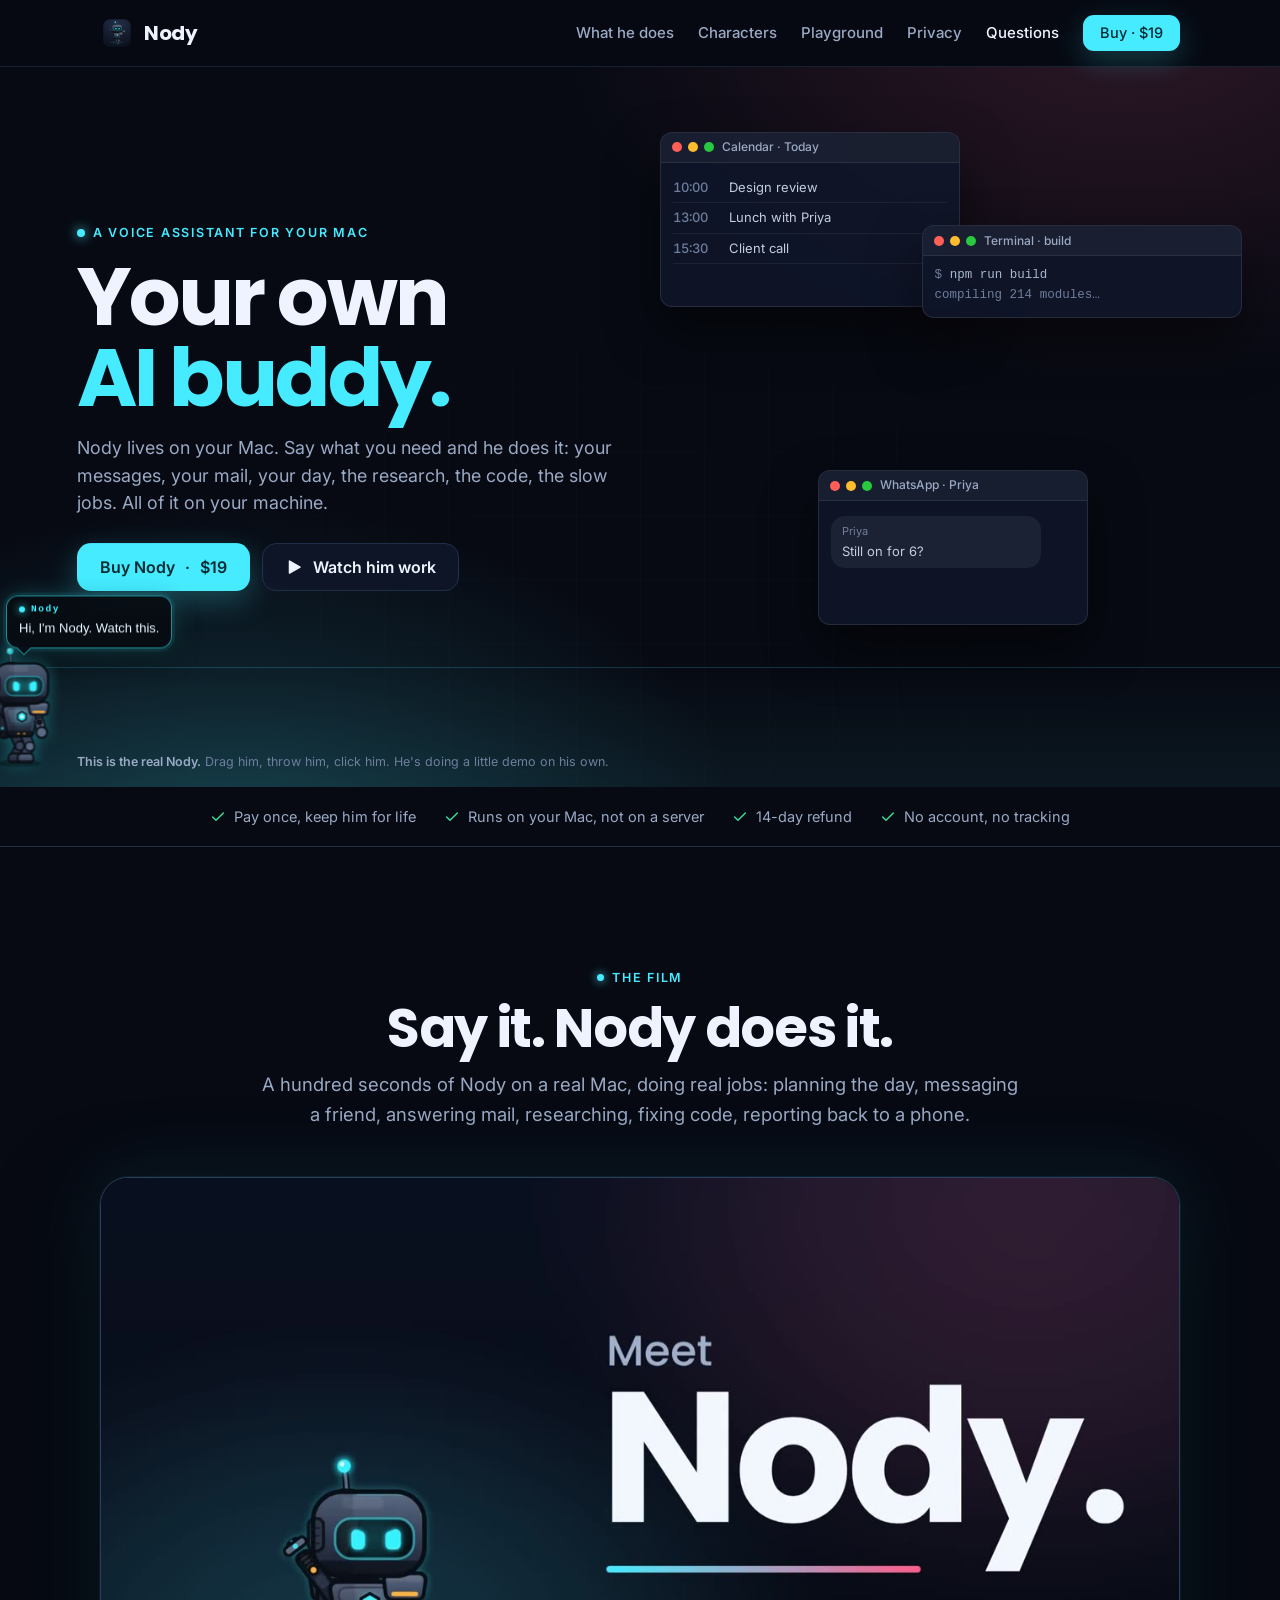
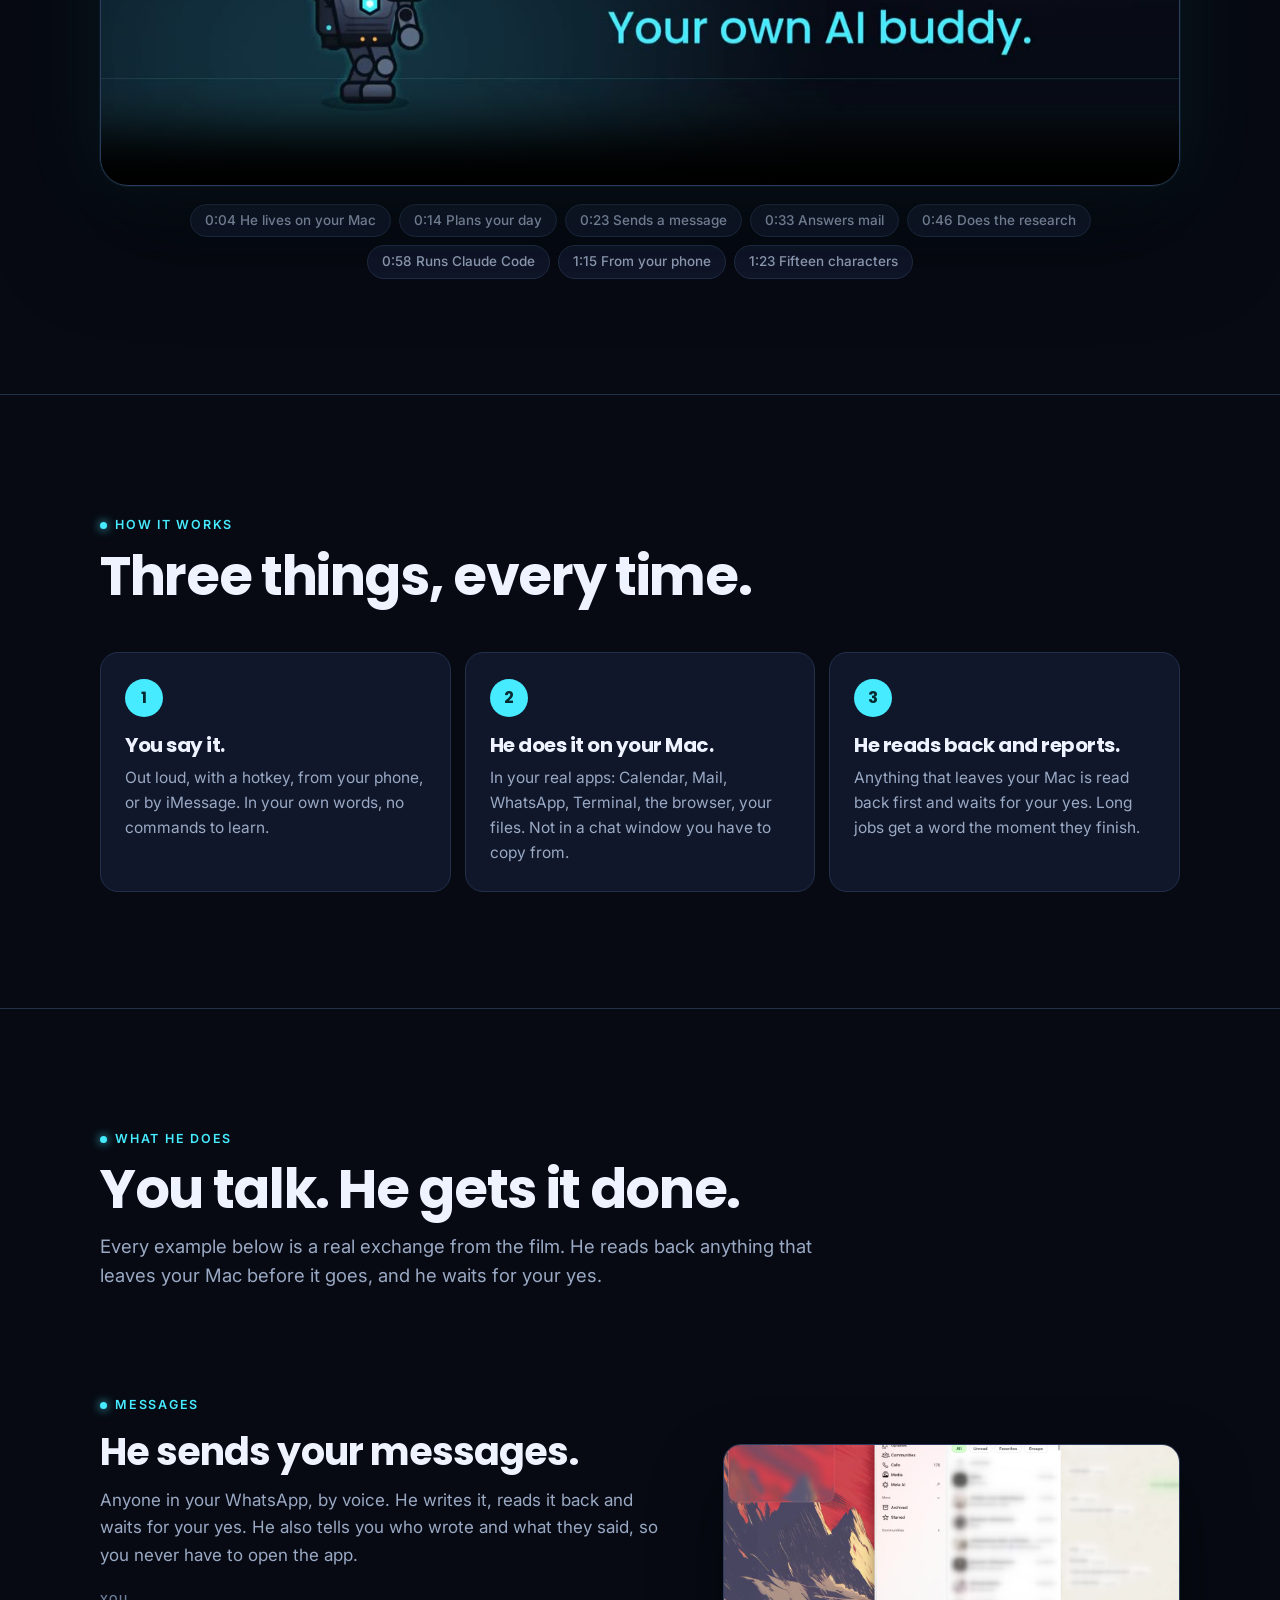
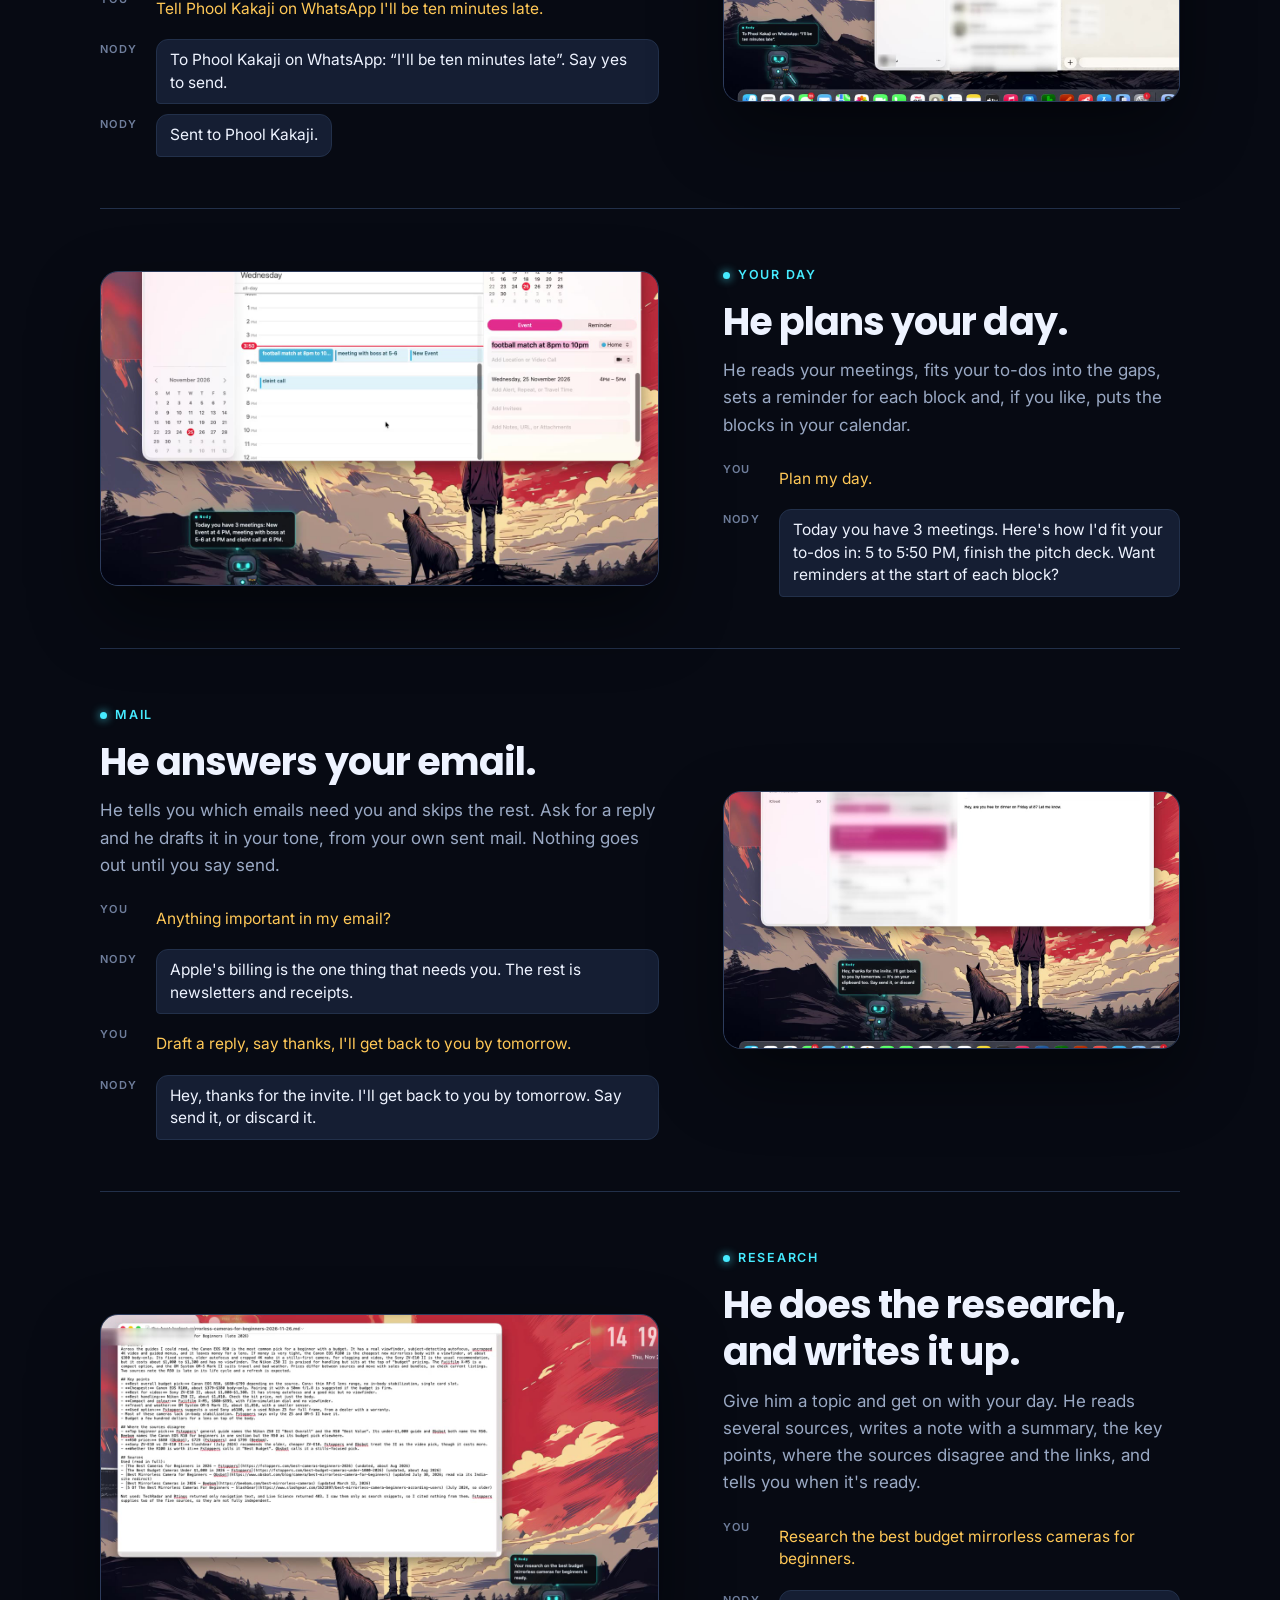
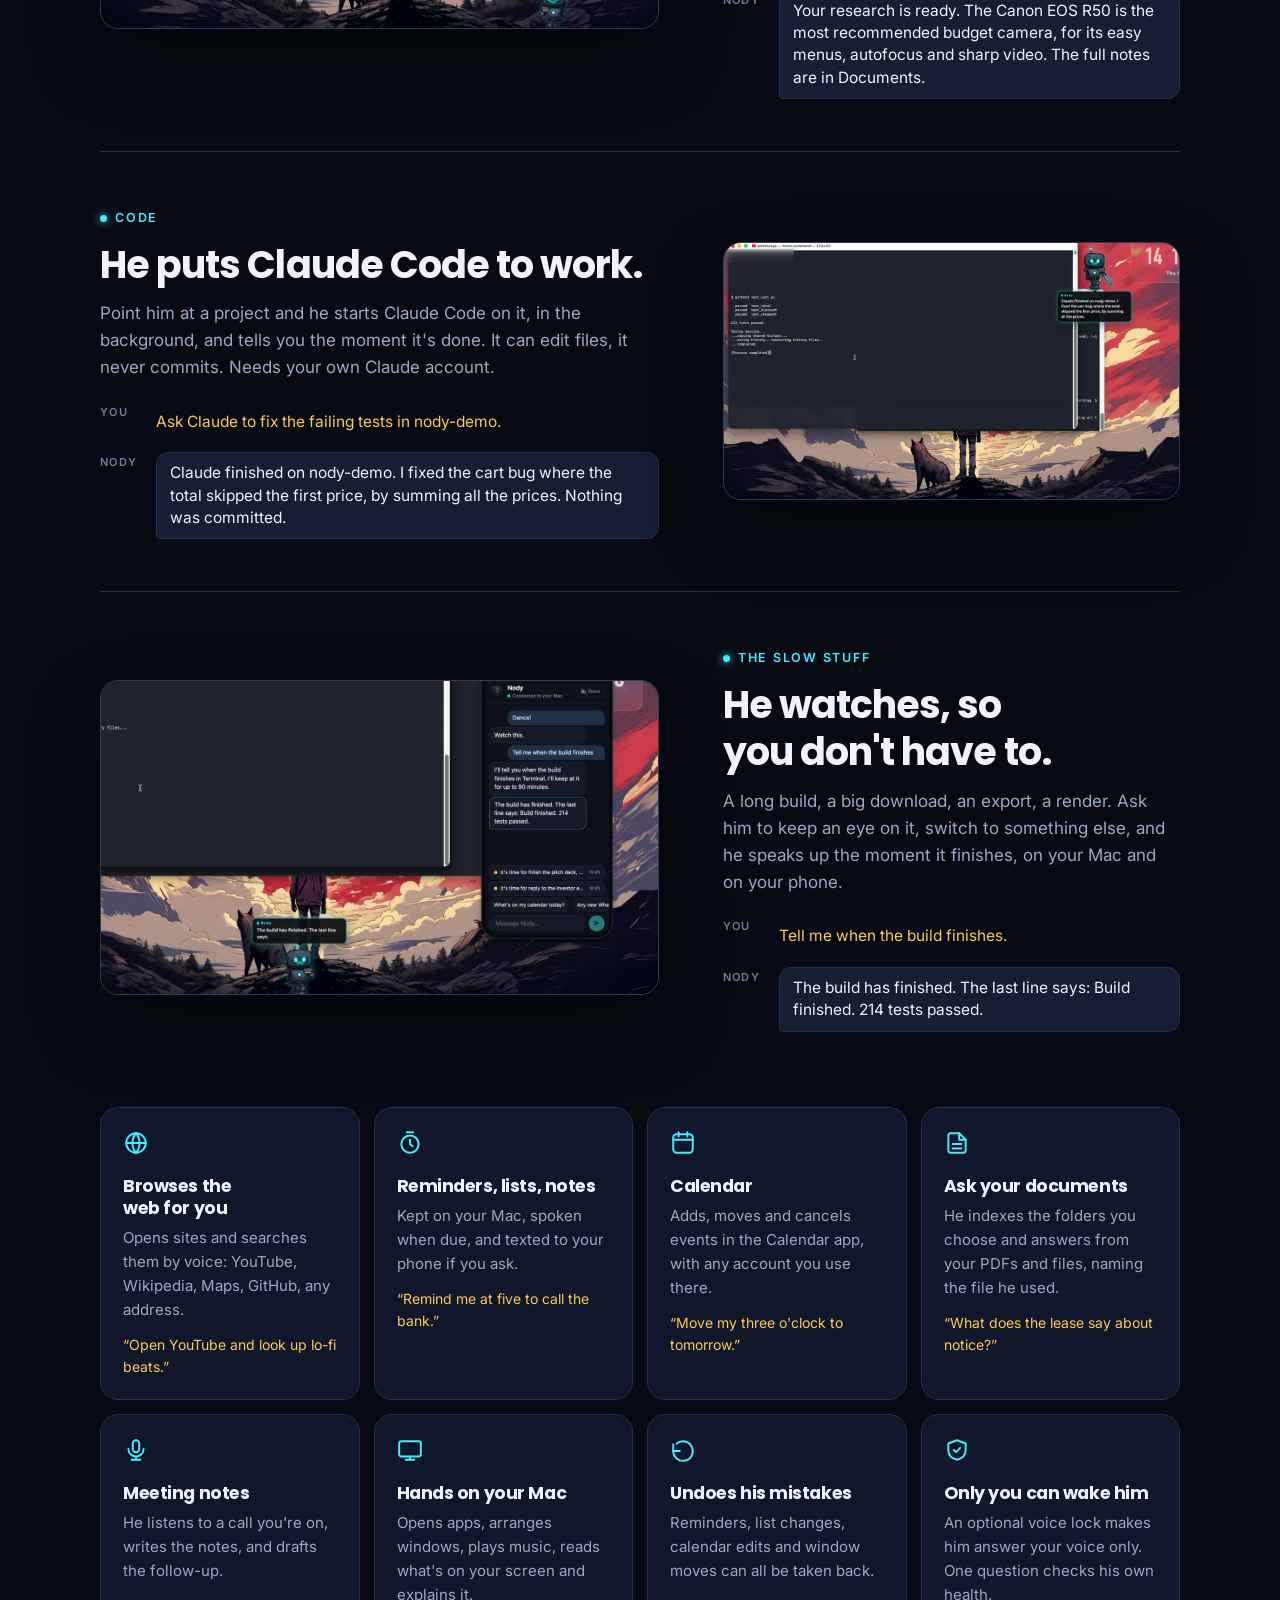
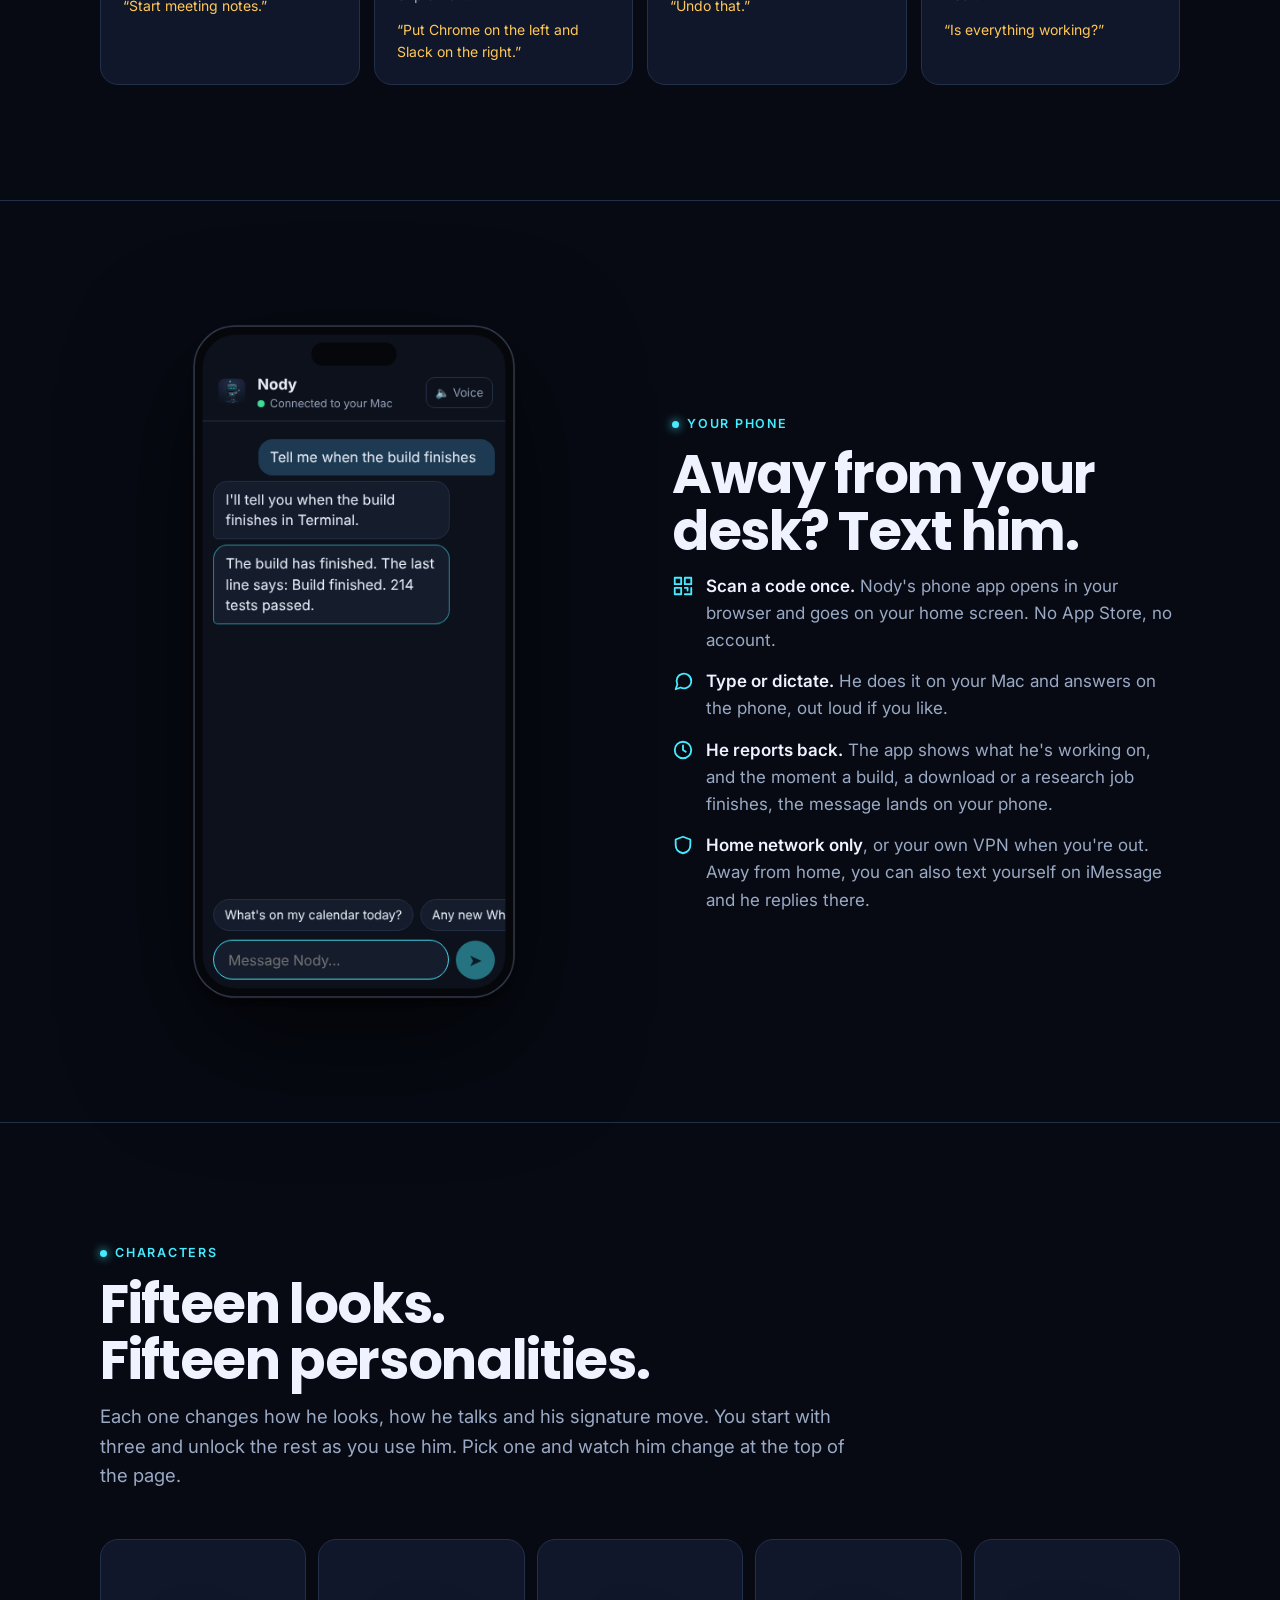
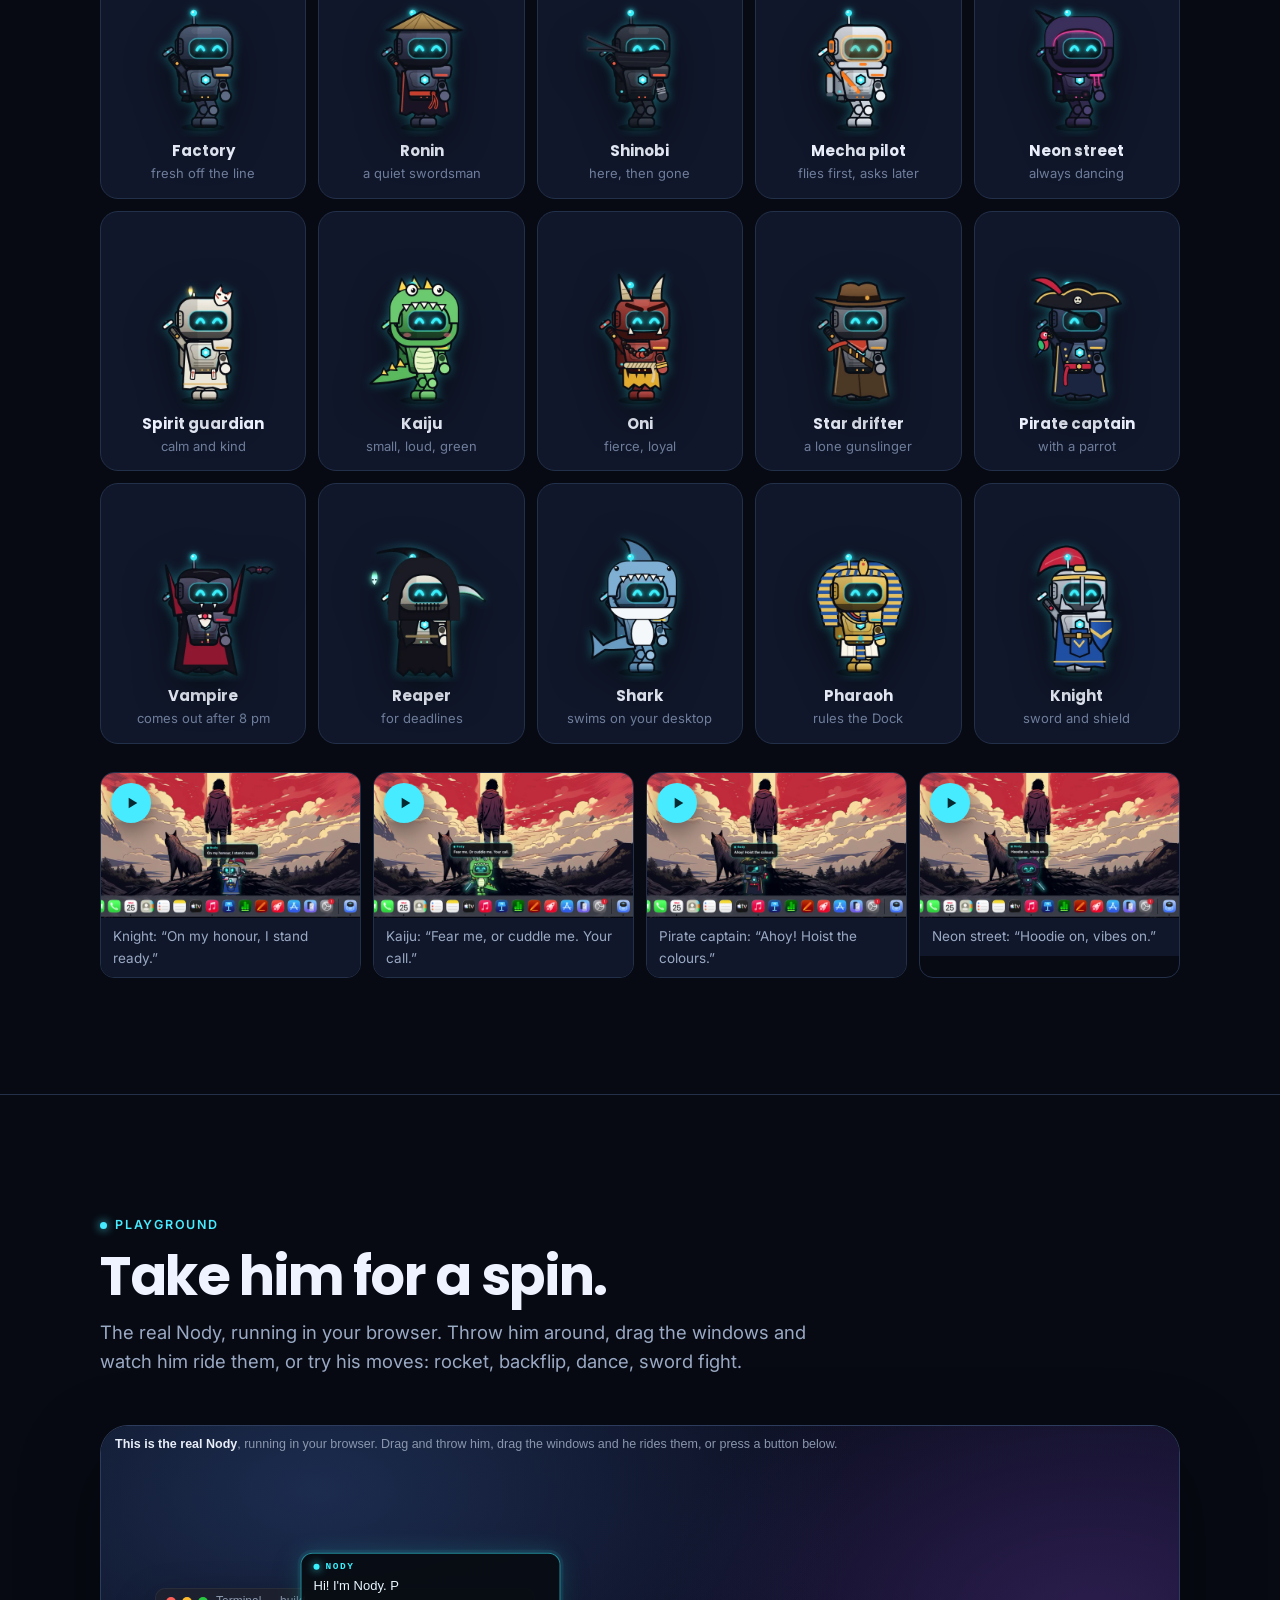
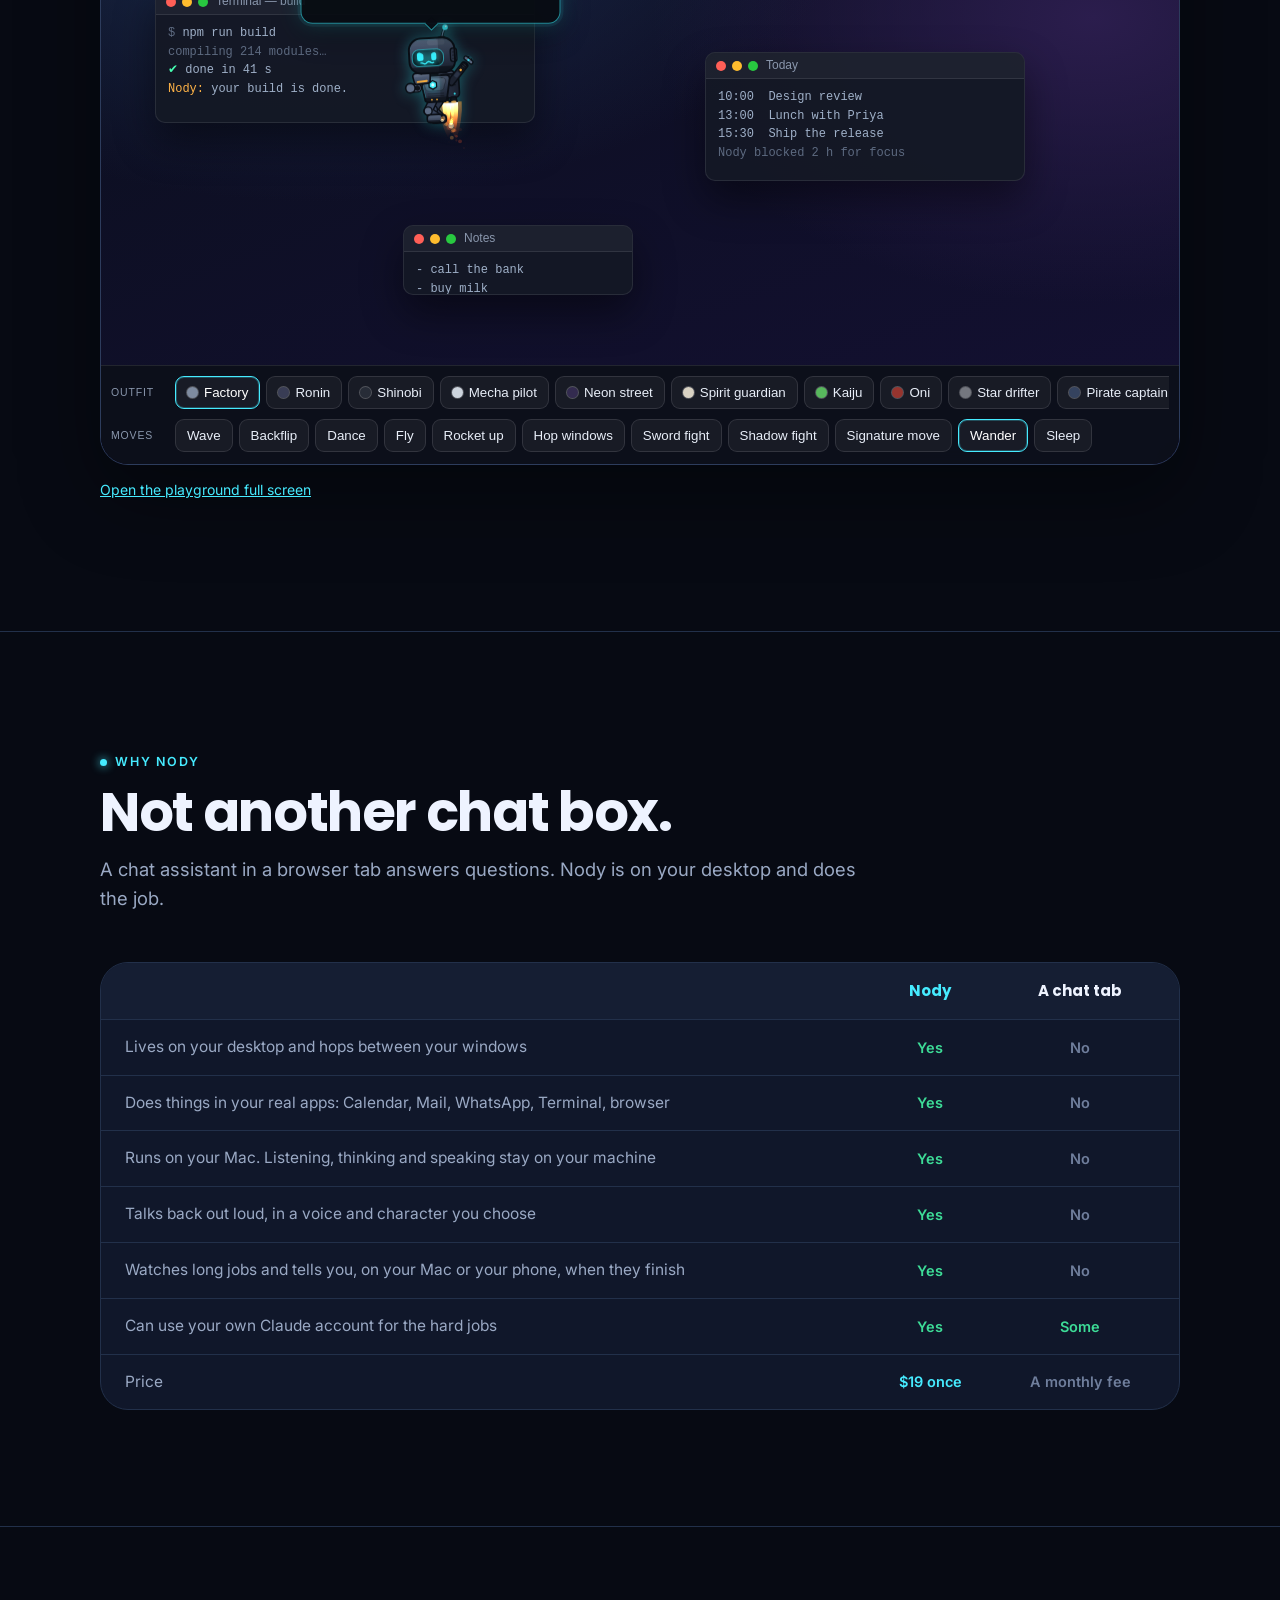
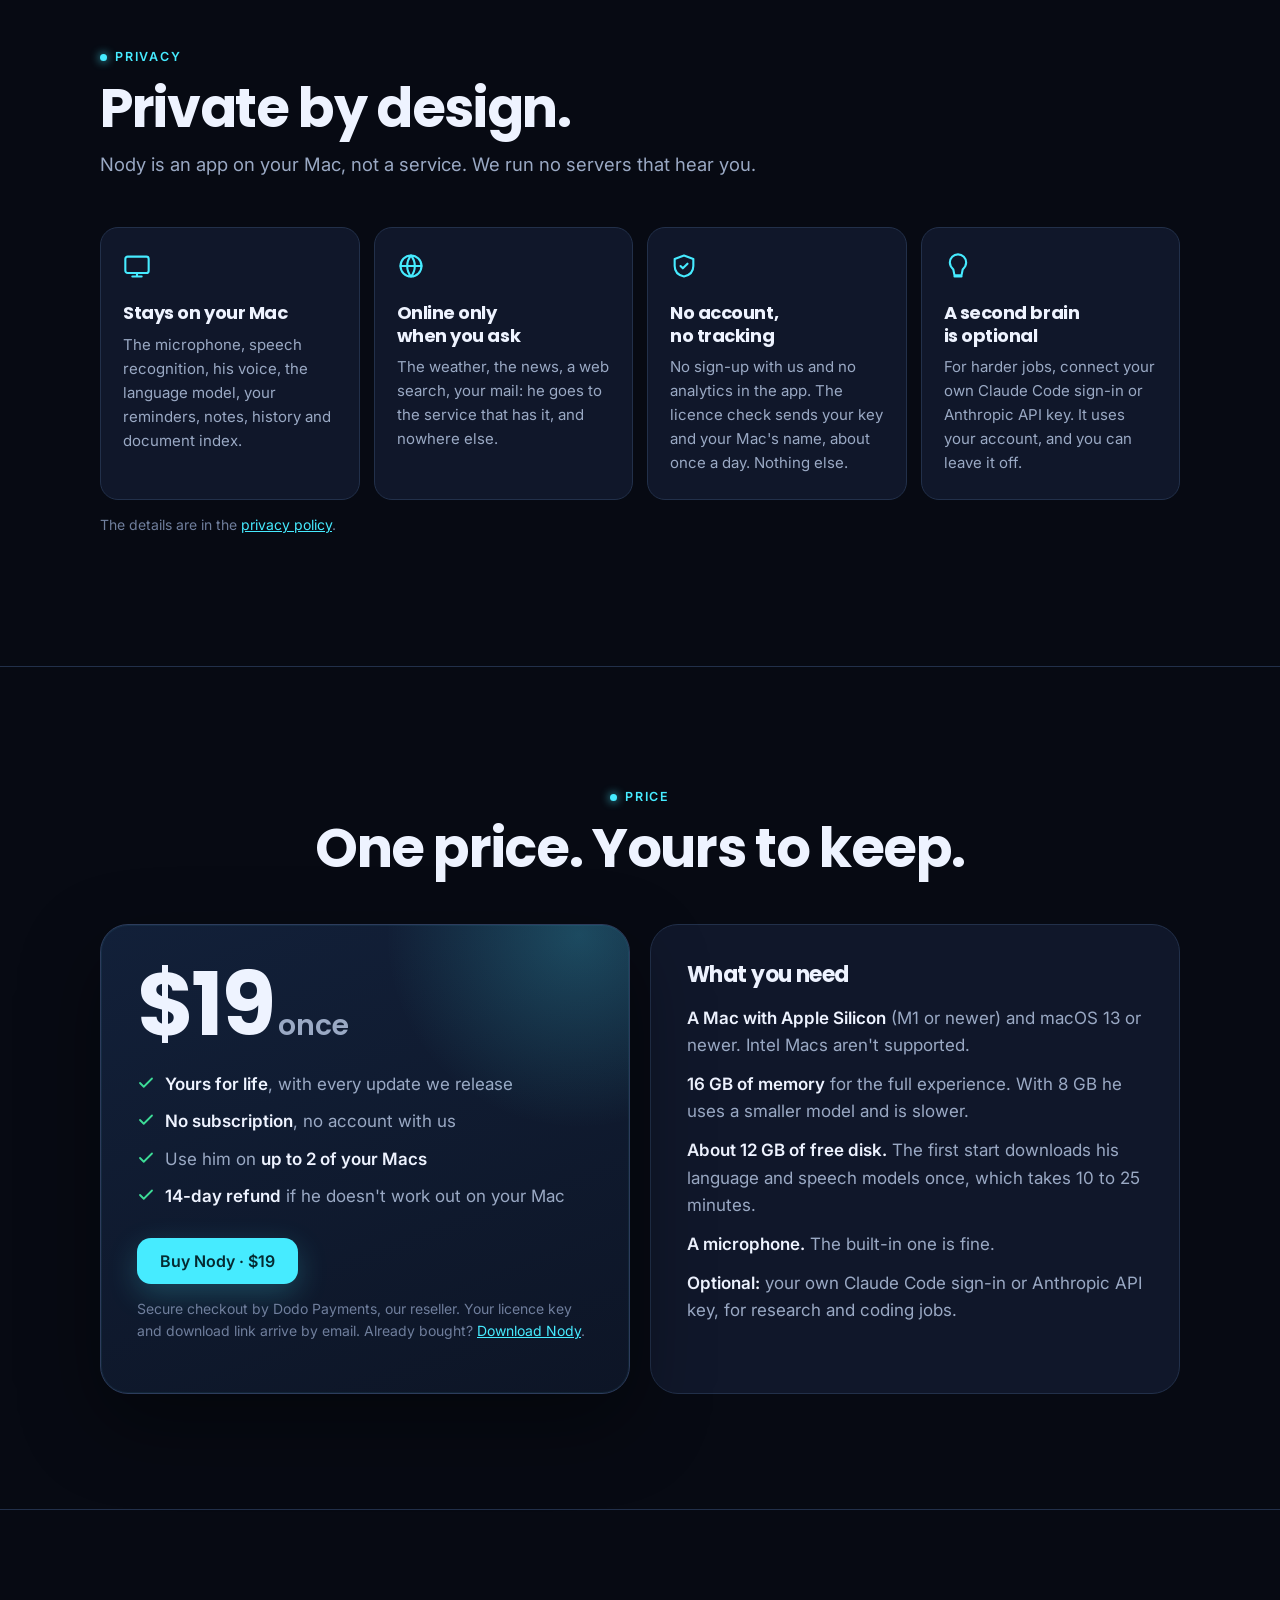
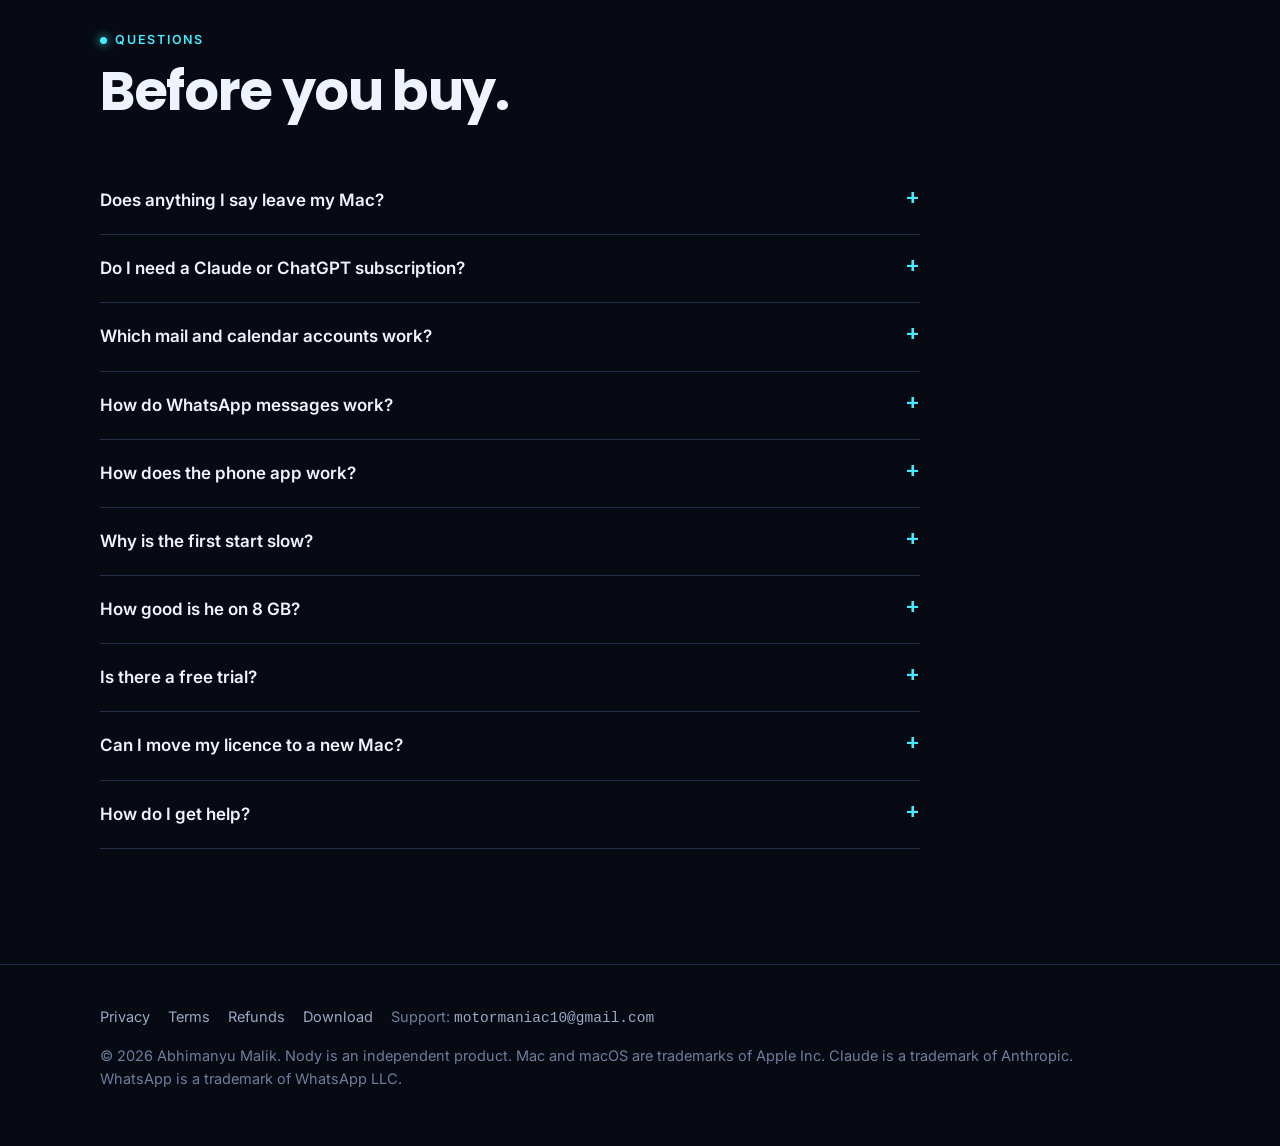
<file: index.html>
<!doctype html>
<html lang="en">
<head>
<meta charset="utf-8">
<meta name="viewport" content="width=device-width, initial-scale=1, viewport-fit=cover">
<title>Nody</title>
<meta name="description" content="Nody is your own AI buddy on your Mac. Say what you need and he does it: messages, mail, your day, research, Claude Code and the slow jobs. Everything runs on your machine. $19 once.">
<meta property="og:title" content="Nody — your own AI buddy, on your Mac">
<meta property="og:description" content="Say what you need and he does it. Runs on your Mac. $19 once, no subscription.">
<meta property="og:image" content="img/poster.jpg">
<link rel="icon" href="favicon.png">
<link rel="preconnect" href="https://fonts.googleapis.com">
<link rel="stylesheet" href="https://fonts.googleapis.com/css2?family=Poppins:wght@600;700&family=Inter:wght@400;500;600&display=swap">
<link rel="stylesheet" href="style.css">
</head>
<body>
<header class="top"><div class="wrap">
  <a class="brand" href="./"><img src="icon.png" alt="">Nody</a>
  <nav><a class="hide-s" href="#does">What he does</a><a class="hide-s" href="#looks">Characters</a><a class="hide-s" href="#play">Playground</a><a class="hide-s" href="#private">Privacy</a><a href="#faq">Questions</a><a class="btn primary small" href="#price">Buy · $19</a></nav>
</div></header>

<div class="hero">
  <iframe id="heroFrame" src="hero.html" title="Nody, live"></iframe>
  <div class="wrap trust">
    <span><svg viewBox="0 0 24 24" fill="none" stroke="currentColor" stroke-width="2.2" stroke-linecap="round" stroke-linejoin="round"><path d="M20 6 9 17l-5-5"/></svg>Pay once, keep him for life</span>
    <span><svg viewBox="0 0 24 24" fill="none" stroke="currentColor" stroke-width="2.2" stroke-linecap="round" stroke-linejoin="round"><path d="M20 6 9 17l-5-5"/></svg>Runs on your Mac, not on a server</span>
    <span><svg viewBox="0 0 24 24" fill="none" stroke="currentColor" stroke-width="2.2" stroke-linecap="round" stroke-linejoin="round"><path d="M20 6 9 17l-5-5"/></svg>14-day refund</span>
    <span><svg viewBox="0 0 24 24" fill="none" stroke="currentColor" stroke-width="2.2" stroke-linecap="round" stroke-linejoin="round"><path d="M20 6 9 17l-5-5"/></svg>No account, no tracking</span>
  </div>
</div>

<section id="film"><div class="wrap">
  <div class="head center"><div class="eyebrow"><i></i>The film</div><h2>Say it. Nody does it.</h2><p class="sub">A hundred seconds of Nody on a real Mac, doing real jobs: planning the day, messaging a friend, answering mail, researching, fixing code, reporting back to a phone.</p></div>
  <div class="film"><video id="promo" controls preload="none" playsinline poster="img/poster.jpg" src="img/nody-promo.mp4"></video></div>
  <div class="chapters" id="chapters">
    <button data-t="4">0:04 He lives on your Mac</button><button data-t="14">0:14 Plans your day</button><button data-t="23">0:23 Sends a message</button><button data-t="33">0:33 Answers mail</button><button data-t="46">0:46 Does the research</button><button data-t="58">0:58 Runs Claude Code</button><button data-t="75">1:15 From your phone</button><button data-t="83">1:23 Fifteen characters</button>
  </div>
</div></section>

<section id="how"><div class="wrap">
  <div class="head"><div class="eyebrow"><i></i>How it works</div><h2>Three things, every time.</h2></div>
  <div class="steps">
    <div class="step"><span>1</span><h3>You say it.</h3><p>Out loud, with a hotkey, from your phone, or by iMessage. In your own words, no commands to learn.</p></div>
    <div class="step"><span>2</span><h3>He does it on your Mac.</h3><p>In your real apps: Calendar, Mail, WhatsApp, Terminal, the browser, your files. Not in a chat window you have to copy from.</p></div>
    <div class="step"><span>3</span><h3>He reads back and reports.</h3><p>Anything that leaves your Mac is read back first and waits for your yes. Long jobs get a word the moment they finish.</p></div>
  </div>
</div></section>

<section id="does"><div class="wrap">
  <div class="head"><div class="eyebrow"><i></i>What he does</div><h2>You talk. He gets it done.</h2><p class="sub">Every example below is a real exchange from the film. He reads back anything that leaves your Mac before it goes, and he waits for your yes.</p></div>

  <div class="show">
    <div class="shot"><img src="img/messages.jpg" alt="Nody sending a WhatsApp message from the Mac" loading="lazy" width="1280" height="720"></div>
    <div><div class="eyebrow"><i></i>Messages</div><h3>He sends your messages.</h3><p>Anyone in your WhatsApp, by voice. He writes it, reads it back and waits for your yes. He also tells you who wrote and what they said, so you never have to open the app.</p>
      <div class="talk"><div class="you"><span>Tell Phool Kakaji on WhatsApp I'll be ten minutes late.</span></div><div class="him"><span>To Phool Kakaji on WhatsApp: “I'll be ten minutes late”. Say yes to send.</span></div><div class="him"><span>Sent to Phool Kakaji.</span></div></div></div>
  </div>

  <div class="show">
    <div class="shot"><img src="img/plan.jpg" alt="Nody planning the day around the calendar" loading="lazy" width="1280" height="720"></div>
    <div><div class="eyebrow"><i></i>Your day</div><h3>He plans your day.</h3><p>He reads your meetings, fits your to-dos into the gaps, sets a reminder for each block and, if you like, puts the blocks in your calendar.</p>
      <div class="talk"><div class="you"><span>Plan my day.</span></div><div class="him"><span>Today you have 3 meetings. Here's how I'd fit your to-dos in: 5 to 5:50 PM, finish the pitch deck. Want reminders at the start of each block?</span></div></div></div>
  </div>

  <div class="show">
    <div class="shot"><img src="img/mail.jpg" alt="Nody drafting an email reply" loading="lazy" width="1280" height="720"></div>
    <div><div class="eyebrow"><i></i>Mail</div><h3>He answers your email.</h3><p>He tells you which emails need you and skips the rest. Ask for a reply and he drafts it in your tone, from your own sent mail. Nothing goes out until you say send.</p>
      <div class="talk"><div class="you"><span>Anything important in my email?</span></div><div class="him"><span>Apple's billing is the one thing that needs you. The rest is newsletters and receipts.</span></div><div class="you"><span>Draft a reply, say thanks, I'll get back to you by tomorrow.</span></div><div class="him"><span>Hey, thanks for the invite. I'll get back to you by tomorrow. Say send it, or discard it.</span></div></div></div>
  </div>

  <div class="show">
    <div class="shot"><img src="img/research.jpg" alt="Research notes written by Nody" loading="lazy" width="1280" height="720"></div>
    <div><div class="eyebrow"><i></i>Research</div><h3>He does the research, and writes it up.</h3><p>Give him a topic and get on with your day. He reads several sources, writes a note with a summary, the key points, where the sources disagree and the links, and tells you when it's ready.</p>
      <div class="talk"><div class="you"><span>Research the best budget mirrorless cameras for beginners.</span></div><div class="him"><span>Your research is ready. The Canon EOS R50 is the most recommended budget camera, for its easy menus, autofocus and sharp video. The full notes are in Documents.</span></div></div></div>
  </div>

  <div class="show">
    <div class="shot"><img src="img/claude.jpg" alt="Claude Code fixing failing tests, started by Nody" loading="lazy" width="1280" height="720"></div>
    <div><div class="eyebrow"><i></i>Code</div><h3>He puts Claude Code to work.</h3><p>Point him at a project and he starts Claude Code on it, in the background, and tells you the moment it's done. It can edit files, it never commits. Needs your own Claude account.</p>
      <div class="talk"><div class="you"><span>Ask Claude to fix the failing tests in nody-demo.</span></div><div class="him"><span>Claude finished on nody-demo. I fixed the cart bug where the total skipped the first price, by summing all the prices. Nothing was committed.</span></div></div></div>
  </div>

  <div class="show">
    <div class="shot"><img src="img/phone.jpg" alt="Nody reporting a finished build to the phone" loading="lazy" width="1280" height="720"></div>
    <div><div class="eyebrow"><i></i>The slow stuff</div><h3>He watches, so you don't have to.</h3><p>A long build, a big download, an export, a render. Ask him to keep an eye on it, switch to something else, and he speaks up the moment it finishes, on your Mac and on your phone.</p>
      <div class="talk"><div class="you"><span>Tell me when the build finishes.</span></div><div class="him"><span>The build has finished. The last line says: Build finished. 214 tests passed.</span></div></div></div>
  </div>

  <div class="grid">
    <div class="card"><svg viewBox="0 0 24 24" fill="none" stroke="currentColor" stroke-width="1.8" stroke-linecap="round" stroke-linejoin="round"><circle cx="12" cy="12" r="9"/><path d="M3 12h18M12 3a14 14 0 0 1 0 18M12 3a14 14 0 0 0 0 18"/></svg><h3>Browses the web for you</h3><p>Opens sites and searches them by voice: YouTube, Wikipedia, Maps, GitHub, any address.</p><span class="say">“Open YouTube and look up lo-fi beats.”</span></div>
    <div class="card"><svg viewBox="0 0 24 24" fill="none" stroke="currentColor" stroke-width="1.8" stroke-linecap="round" stroke-linejoin="round"><circle cx="12" cy="13" r="8"/><path d="M12 9v4l2.5 2M9 2h6"/></svg><h3>Reminders, lists, notes</h3><p>Kept on your Mac, spoken when due, and texted to your phone if you ask.</p><span class="say">“Remind me at five to call the bank.”</span></div>
    <div class="card"><svg viewBox="0 0 24 24" fill="none" stroke="currentColor" stroke-width="1.8" stroke-linecap="round" stroke-linejoin="round"><rect x="3" y="4" width="18" height="17" rx="3"/><path d="M3 9h18M8 2v4M16 2v4"/></svg><h3>Calendar</h3><p>Adds, moves and cancels events in the Calendar app, with any account you use there.</p><span class="say">“Move my three o'clock to tomorrow.”</span></div>
    <div class="card"><svg viewBox="0 0 24 24" fill="none" stroke="currentColor" stroke-width="1.8" stroke-linecap="round" stroke-linejoin="round"><path d="M14 3H6a2 2 0 0 0-2 2v14a2 2 0 0 0 2 2h12a2 2 0 0 0 2-2V9z"/><path d="M14 3v6h6M8 13h8M8 17h8"/></svg><h3>Ask your documents</h3><p>He indexes the folders you choose and answers from your PDFs and files, naming the file he used.</p><span class="say">“What does the lease say about notice?”</span></div>
    <div class="card"><svg viewBox="0 0 24 24" fill="none" stroke="currentColor" stroke-width="1.8" stroke-linecap="round" stroke-linejoin="round"><rect x="9" y="3" width="6" height="11" rx="3"/><path d="M5 11a7 7 0 0 0 14 0M12 18v3M8 21h8"/></svg><h3>Meeting notes</h3><p>He listens to a call you're on, writes the notes, and drafts the follow-up.</p><span class="say">“Start meeting notes.”</span></div>
    <div class="card"><svg viewBox="0 0 24 24" fill="none" stroke="currentColor" stroke-width="1.8" stroke-linecap="round" stroke-linejoin="round"><rect x="2" y="4" width="20" height="14" rx="2"/><path d="M8 21h8M12 18v3"/></svg><h3>Hands on your Mac</h3><p>Opens apps, arranges windows, plays music, reads what's on your screen and explains it.</p><span class="say">“Put Chrome on the left and Slack on the right.”</span></div>
    <div class="card"><svg viewBox="0 0 24 24" fill="none" stroke="currentColor" stroke-width="1.8" stroke-linecap="round" stroke-linejoin="round"><path d="M3 7v6h6"/><path d="M3 13a9 9 0 1 0 3-6.7"/></svg><h3>Undoes his mistakes</h3><p>Reminders, list changes, calendar edits and window moves can all be taken back.</p><span class="say">“Undo that.”</span></div>
    <div class="card"><svg viewBox="0 0 24 24" fill="none" stroke="currentColor" stroke-width="1.8" stroke-linecap="round" stroke-linejoin="round"><path d="M12 3 4 6v6c0 5 3.5 8 8 9 4.5-1 8-4 8-9V6z"/><path d="m9 12 2 2 4-4"/></svg><h3>Only you can wake him</h3><p>An optional voice lock makes him answer your voice only. One question checks his own health.</p><span class="say">“Is everything working?”</span></div>
  </div>
</div></section>

<section id="phone"><div class="wrap phone">
  <div class="shot"><img src="img/phone-app.png" alt="Nody's phone app: a chat with him, and the tasks he is working on" loading="lazy" width="384" height="780"></div>
  <div><div class="eyebrow"><i></i>Your phone</div><h2>Away from your desk? Text him.</h2>
    <ul>
      <li><svg viewBox="0 0 24 24" fill="none" stroke="currentColor" stroke-width="2" stroke-linecap="round" stroke-linejoin="round"><rect x="3" y="3" width="7" height="7"/><rect x="14" y="3" width="7" height="7"/><rect x="3" y="14" width="7" height="7"/><path d="M14 14h3v3M21 14v7h-7"/></svg><span><b>Scan a code once.</b> Nody's phone app opens in your browser and goes on your home screen. No App Store, no account.</span></li>
      <li><svg viewBox="0 0 24 24" fill="none" stroke="currentColor" stroke-width="2" stroke-linecap="round" stroke-linejoin="round"><path d="M21 12a8 8 0 0 1-11.6 7.1L4 21l1.9-5.4A8 8 0 1 1 21 12z"/></svg><span><b>Type or dictate.</b> He does it on your Mac and answers on the phone, out loud if you like.</span></li>
      <li><svg viewBox="0 0 24 24" fill="none" stroke="currentColor" stroke-width="2" stroke-linecap="round" stroke-linejoin="round"><circle cx="12" cy="12" r="9"/><path d="M12 7v5l3 2"/></svg><span><b>He reports back.</b> The app shows what he's working on, and the moment a build, a download or a research job finishes, the message lands on your phone.</span></li>
      <li><svg viewBox="0 0 24 24" fill="none" stroke="currentColor" stroke-width="2" stroke-linecap="round" stroke-linejoin="round"><path d="M12 3 4 6v6c0 5 3.5 8 8 9 4.5-1 8-4 8-9V6z"/></svg><span><b>Home network only</b>, or your own VPN when you're out. Away from home, you can also text yourself on iMessage and he replies there.</span></li>
    </ul>
  </div>
</div></section>

<section id="looks"><div class="wrap">
  <div class="head"><div class="eyebrow"><i></i>Characters</div><h2>Fifteen looks. Fifteen personalities.</h2><p class="sub">Each one changes how he looks, how he talks and his signature move. You start with three and unlock the rest as you use him. Pick one and watch him change at the top of the page.</p></div>
  <div class="looks">
    <button class="look" data-o="none"><img src="outfits/none.webp" alt="Nody as Factory" loading="lazy" width="240" height="250"><b>Factory</b><span>fresh off the line</span></button>
    <button class="look" data-o="ronin"><img src="outfits/ronin.webp" alt="Nody as Ronin" loading="lazy" width="240" height="250"><b>Ronin</b><span>a quiet swordsman</span></button>
    <button class="look" data-o="shinobi"><img src="outfits/shinobi.webp" alt="Nody as Shinobi" loading="lazy" width="240" height="250"><b>Shinobi</b><span>here, then gone</span></button>
    <button class="look" data-o="pilot"><img src="outfits/pilot.webp" alt="Nody as Mecha pilot" loading="lazy" width="240" height="250"><b>Mecha pilot</b><span>flies first, asks later</span></button>
    <button class="look" data-o="street"><img src="outfits/street.webp" alt="Nody as Neon street" loading="lazy" width="240" height="250"><b>Neon street</b><span>always dancing</span></button>
    <button class="look" data-o="spirit"><img src="outfits/spirit.webp" alt="Nody as Spirit guardian" loading="lazy" width="240" height="250"><b>Spirit guardian</b><span>calm and kind</span></button>
    <button class="look" data-o="kaiju"><img src="outfits/kaiju.webp" alt="Nody as Kaiju" loading="lazy" width="240" height="250"><b>Kaiju</b><span>small, loud, green</span></button>
    <button class="look" data-o="oni"><img src="outfits/oni.webp" alt="Nody as Oni" loading="lazy" width="240" height="250"><b>Oni</b><span>fierce, loyal</span></button>
    <button class="look" data-o="drifter"><img src="outfits/drifter.webp" alt="Nody as Star drifter" loading="lazy" width="240" height="250"><b>Star drifter</b><span>a lone gunslinger</span></button>
    <button class="look" data-o="pirate"><img src="outfits/pirate.webp" alt="Nody as Pirate captain" loading="lazy" width="240" height="250"><b>Pirate captain</b><span>with a parrot</span></button>
    <button class="look" data-o="vampire"><img src="outfits/vampire.webp" alt="Nody as Vampire" loading="lazy" width="240" height="250"><b>Vampire</b><span>comes out after 8 pm</span></button>
    <button class="look" data-o="reaper"><img src="outfits/reaper.webp" alt="Nody as Reaper" loading="lazy" width="240" height="250"><b>Reaper</b><span>for deadlines</span></button>
    <button class="look" data-o="shark"><img src="outfits/shark.webp" alt="Nody as Shark" loading="lazy" width="240" height="250"><b>Shark</b><span>swims on your desktop</span></button>
    <button class="look" data-o="pharaoh"><img src="outfits/pharaoh.webp" alt="Nody as Pharaoh" loading="lazy" width="240" height="250"><b>Pharaoh</b><span>rules the Dock</span></button>
    <button class="look" data-o="knight"><img src="outfits/knight.webp" alt="Nody as Knight" loading="lazy" width="240" height="250"><b>Knight</b><span>sword and shield</span></button>
  </div>
  <div class="action">
    <figure data-say="img/say-knight.mp3"><button class="hear" type="button" aria-label="Hear the Knight"><svg viewBox="0 0 24 24" fill="currentColor"><polygon points="7 4 20 12 7 20 7 4"/></svg></button><img src="img/knight.jpg" alt="Nody as a knight on the desktop" loading="lazy" width="1280" height="720"><figcaption>Knight: “On my honour, I stand ready.”</figcaption></figure>
    <figure data-say="img/say-kaiju.mp3"><button class="hear" type="button" aria-label="Hear the Kaiju"><svg viewBox="0 0 24 24" fill="currentColor"><polygon points="7 4 20 12 7 20 7 4"/></svg></button><img src="img/kaiju.jpg" alt="Nody as a kaiju on the desktop" loading="lazy" width="1280" height="720"><figcaption>Kaiju: “Fear me, or cuddle me. Your call.”</figcaption></figure>
    <figure data-say="img/say-pirate.mp3"><button class="hear" type="button" aria-label="Hear the Pirate captain"><svg viewBox="0 0 24 24" fill="currentColor"><polygon points="7 4 20 12 7 20 7 4"/></svg></button><img src="img/pirate.jpg" alt="Nody as a pirate captain on the desktop" loading="lazy" width="1280" height="720"><figcaption>Pirate captain: “Ahoy! Hoist the colours.”</figcaption></figure>
    <figure data-say="img/say-street.mp3"><button class="hear" type="button" aria-label="Hear the Neon street"><svg viewBox="0 0 24 24" fill="currentColor"><polygon points="7 4 20 12 7 20 7 4"/></svg></button><img src="img/street.jpg" alt="Nody in the neon street look on the desktop" loading="lazy" width="1280" height="720"><figcaption>Neon street: “Hoodie on, vibes on.”</figcaption></figure>
  </div>
</div></section>

<section id="play"><div class="wrap">
  <div class="head"><div class="eyebrow"><i></i>Playground</div><h2>Take him for a spin.</h2><p class="sub">The real Nody, running in your browser. Throw him around, drag the windows and watch him ride them, or try his moves: rocket, backflip, dance, sword fight.</p></div>
  <div class="stage"><iframe id="playFrame" src="play.html" title="Play with Nody" loading="lazy"></iframe></div>
  <p class="fine"><a href="play.html" target="_blank" rel="noopener">Open the playground full screen</a></p>
</div></section>

<section id="why"><div class="wrap">
  <div class="head"><div class="eyebrow"><i></i>Why Nody</div><h2>Not another chat box.</h2><p class="sub">A chat assistant in a browser tab answers questions. Nody is on your desktop and does the job.</p></div>
  <div class="compare">
    <div class="ch"><span></span><b>Nody</b><b>A chat tab</b></div>
    <div class="cr"><span>Lives on your desktop and hops between your windows</span><i class="yes">Yes</i><i class="no">No</i></div>
    <div class="cr"><span>Does things in your real apps: Calendar, Mail, WhatsApp, Terminal, browser</span><i class="yes">Yes</i><i class="no">No</i></div>
    <div class="cr"><span>Runs on your Mac. Listening, thinking and speaking stay on your machine</span><i class="yes">Yes</i><i class="no">No</i></div>
    <div class="cr"><span>Talks back out loud, in a voice and character you choose</span><i class="yes">Yes</i><i class="no">No</i></div>
    <div class="cr"><span>Watches long jobs and tells you, on your Mac or your phone, when they finish</span><i class="yes">Yes</i><i class="no">No</i></div>
    <div class="cr"><span>Can use your own Claude account for the hard jobs</span><i class="yes">Yes</i><i class="yes">Some</i></div>
    <div class="cr"><span>Price</span><i class="yes">$19 once</i><i class="no">A monthly fee</i></div>
  </div>
</div></section>

<section id="private"><div class="wrap">
  <div class="head"><div class="eyebrow"><i></i>Privacy</div><h2>Private by design.</h2><p class="sub">Nody is an app on your Mac, not a service. We run no servers that hear you.</p></div>
  <div class="pillars">
    <div class="pillar"><svg viewBox="0 0 24 24" fill="none" stroke="currentColor" stroke-width="1.8" stroke-linecap="round" stroke-linejoin="round"><rect x="2" y="4" width="20" height="14" rx="2"/><path d="M8 21h8M12 18v3"/></svg><h3>Stays on your Mac</h3><p>The microphone, speech recognition, his voice, the language model, your reminders, notes, history and document index.</p></div>
    <div class="pillar"><svg viewBox="0 0 24 24" fill="none" stroke="currentColor" stroke-width="1.8" stroke-linecap="round" stroke-linejoin="round"><circle cx="12" cy="12" r="9"/><path d="M3 12h18M12 3a14 14 0 0 1 0 18M12 3a14 14 0 0 0 0 18"/></svg><h3>Online only when you ask</h3><p>The weather, the news, a web search, your mail: he goes to the service that has it, and nowhere else.</p></div>
    <div class="pillar"><svg viewBox="0 0 24 24" fill="none" stroke="currentColor" stroke-width="1.8" stroke-linecap="round" stroke-linejoin="round"><path d="M12 3 4 6v6c0 5 3.5 8 8 9 4.5-1 8-4 8-9V6z"/><path d="m9 12 2 2 4-4"/></svg><h3>No account, no tracking</h3><p>No sign-up with us and no analytics in the app. The licence check sends your key and your Mac's name, about once a day. Nothing else.</p></div>
    <div class="pillar"><svg viewBox="0 0 24 24" fill="none" stroke="currentColor" stroke-width="1.8" stroke-linecap="round" stroke-linejoin="round"><path d="M12 2a7 7 0 0 1 7 7c0 3-2 5-3 6l-1 5H9l-1-5C7 14 5 12 5 9a7 7 0 0 1 7-7z"/><path d="M9 21h6"/></svg><h3>A second brain is optional</h3><p>For harder jobs, connect your own Claude Code sign-in or Anthropic API key. It uses your account, and you can leave it off.</p></div>
  </div>
  <p class="fine">The details are in the <a href="privacy.html">privacy policy</a>.</p>
</div></section>

<section id="price"><div class="wrap">
  <div class="head center"><div class="eyebrow"><i></i>Price</div><h2>One price. Yours to keep.</h2></div>
  <div class="buy">
    <div class="price">
      <div class="amount">$19<small>once</small></div>
      <ul>
        <li><svg viewBox="0 0 24 24" fill="none" stroke="currentColor" stroke-width="2.4" stroke-linecap="round" stroke-linejoin="round"><path d="M20 6 9 17l-5-5"/></svg><span><b>Yours for life</b>, with every update we release</span></li>
        <li><svg viewBox="0 0 24 24" fill="none" stroke="currentColor" stroke-width="2.4" stroke-linecap="round" stroke-linejoin="round"><path d="M20 6 9 17l-5-5"/></svg><span><b>No subscription</b>, no account with us</span></li>
        <li><svg viewBox="0 0 24 24" fill="none" stroke="currentColor" stroke-width="2.4" stroke-linecap="round" stroke-linejoin="round"><path d="M20 6 9 17l-5-5"/></svg><span>Use him on <b>up to 2 of your Macs</b></span></li>
        <li><svg viewBox="0 0 24 24" fill="none" stroke="currentColor" stroke-width="2.4" stroke-linecap="round" stroke-linejoin="round"><path d="M20 6 9 17l-5-5"/></svg><span><b>14-day refund</b> if he doesn't work out on your Mac</span></li>
      </ul>
      <a class="btn primary" href="#price">Buy Nody · $19</a>
      <p class="fine">Secure checkout by Dodo Payments, our reseller. Your licence key and download link arrive by email. Already bought? <a href="#price">Download Nody</a>.</p>
    </div>
    <div class="needs">
      <h3>What you need</h3>
      <ul>
        <li><b>A Mac with Apple Silicon</b> (M1 or newer) and macOS 13 or newer. Intel Macs aren't supported.</li>
        <li><b>16 GB of memory</b> for the full experience. With 8 GB he uses a smaller model and is slower.</li>
        <li><b>About 12 GB of free disk.</b> The first start downloads his language and speech models once, which takes 10 to 25 minutes.</li>
        <li><b>A microphone.</b> The built-in one is fine.</li>
        <li><b>Optional:</b> your own Claude Code sign-in or Anthropic API key, for research and coding jobs.</li>
      </ul>
    </div>
  </div>
</div></section>

<section id="faq"><div class="wrap">
  <div class="head"><div class="eyebrow"><i></i>Questions</div><h2>Before you buy.</h2></div>
  <div class="faq">
    <details><summary>Does anything I say leave my Mac?</summary><p>Not by default. Listening, speech recognition, the language model and his voice all run on your Mac. If you ask for something online (the weather, a web search, your mail), that request goes to the service that has it. If you connect a second brain, the jobs he hands to it go to Anthropic under your own account.</p></details>
    <details><summary>Do I need a Claude or ChatGPT subscription?</summary><p>No. Nody works with the model on your Mac alone. Connecting your own Claude Code sign-in or Anthropic API key is optional and makes him better at research, coding jobs, reading your screen and long mail threads. Nody is not made by or affiliated with Anthropic.</p></details>
    <details><summary>Which mail and calendar accounts work?</summary><p>Any account you have added to the Mail and Calendar apps on your Mac: iCloud, Google, Outlook and others. Google accounts can also be connected directly.</p></details>
    <details><summary>How do WhatsApp messages work?</summary><p>He operates the WhatsApp app installed on your Mac, and reads your chats from that app. Nothing goes through our servers. It isn't an official WhatsApp integration, so it's your account and your responsibility. He reads every message back and waits for a yes before sending.</p></details>
    <details><summary>How does the phone app work?</summary><p>Switch it on in his Setup window and scan the code with your phone. The app runs on your home network (or over your own VPN, such as Tailscale, when you're out). Your Mac needs to be awake with Nody running. Away from home without a VPN, text yourself on iMessage and he replies there.</p></details>
    <details><summary>Why is the first start slow?</summary><p>He downloads about 10 GB once: the language model, the speech models and the software that runs them. After that he starts in about half a minute and works offline.</p></details>
    <details><summary>How good is he on 8 GB?</summary><p>He falls back to a smaller model that is slower and weaker at multi-step requests. We recommend 16 GB. If he doesn't run well on your Mac, the 14-day refund covers you.</p></details>
    <details><summary>Is there a free trial?</summary><p>No. Nody is a one-time purchase with a 14-day refund: if he doesn't work out on your Mac, write to us and you get your money back.</p></details>
    <details><summary>Can I move my licence to a new Mac?</summary><p>Yes. In his Setup window choose Move to another Mac, then enter the key on the new one.</p></details>
    <details><summary>How do I get help?</summary><p>Write to <code>motormaniac10@gmail.com</code>. Saying “is everything working?” to Nody first often finds the cause.</p></details>
  </div>
</div></section>

<footer><div class="wrap">
  <div class="links"><a href="privacy.html">Privacy</a><a href="terms.html">Terms</a><a href="refund.html">Refunds</a><a href="#price">Download</a><span>Support: <code>motormaniac10@gmail.com</code></span></div>
  <p>© 2026 Abhimanyu Malik. Nody is an independent product. Mac and macOS are trademarks of Apple Inc. Claude is a trademark of Anthropic. WhatsApp is a trademark of WhatsApp LLC.</p>
</div></footer>

<script>
  const hero = document.getElementById('heroFrame');
  const promo = document.getElementById('promo');
  for (const b of document.querySelectorAll('#chapters button')) b.addEventListener('click', () => { promo.currentTime = +b.dataset.t; promo.play(); promo.scrollIntoView({ behavior: 'smooth', block: 'center' }); });
  let voice = null;
  for (const f of document.querySelectorAll('figure[data-say]')) f.querySelector('.hear').addEventListener('click', () => {
    if (voice) { voice.pause(); }
    voice = new Audio(f.dataset.say); voice.play().catch(() => {});
    f.classList.add('playing'); voice.addEventListener('ended', () => f.classList.remove('playing'));
  });
  if ('IntersectionObserver' in window && !matchMedia('(prefers-reduced-motion: reduce)').matches) {
    const io = new IntersectionObserver((es) => { for (const e of es) if (e.isIntersecting) { e.target.classList.add('in'); io.unobserve(e.target); } }, { rootMargin: '0px 0px -8% 0px' });
    for (const el of document.querySelectorAll('.show, .card, .step, .pillar, .look, .action figure, .price, .needs, .phone > div, .compare, .head')) { el.classList.add('reveal'); io.observe(el); }
  }
  const links = [...document.querySelectorAll('.top nav a[href^="#"]')];
  if ('IntersectionObserver' in window) {
    const nav = new IntersectionObserver((es) => { for (const e of es) if (e.isIntersecting) for (const a of links) a.classList.toggle('on', a.getAttribute('href') === '#' + e.target.id); }, { rootMargin: '-40% 0px -55% 0px' });
    for (const a of links) { const sec = document.querySelector(a.getAttribute('href')); if (sec) nav.observe(sec); }
  }
  for (const b of document.querySelectorAll('.look')) b.addEventListener('click', () => {
    hero.contentWindow.postMessage({ outfit: b.dataset.o }, '*');
    document.querySelector('.hero').scrollIntoView({ behavior: 'smooth' });
  });
  addEventListener('message', (e) => { if (e.data && typeof e.data.scroll === 'string') { const el = document.querySelector(e.data.scroll); if (el) el.scrollIntoView({ behavior: 'smooth' }); } });
</script>
</body>
</html>
</file>
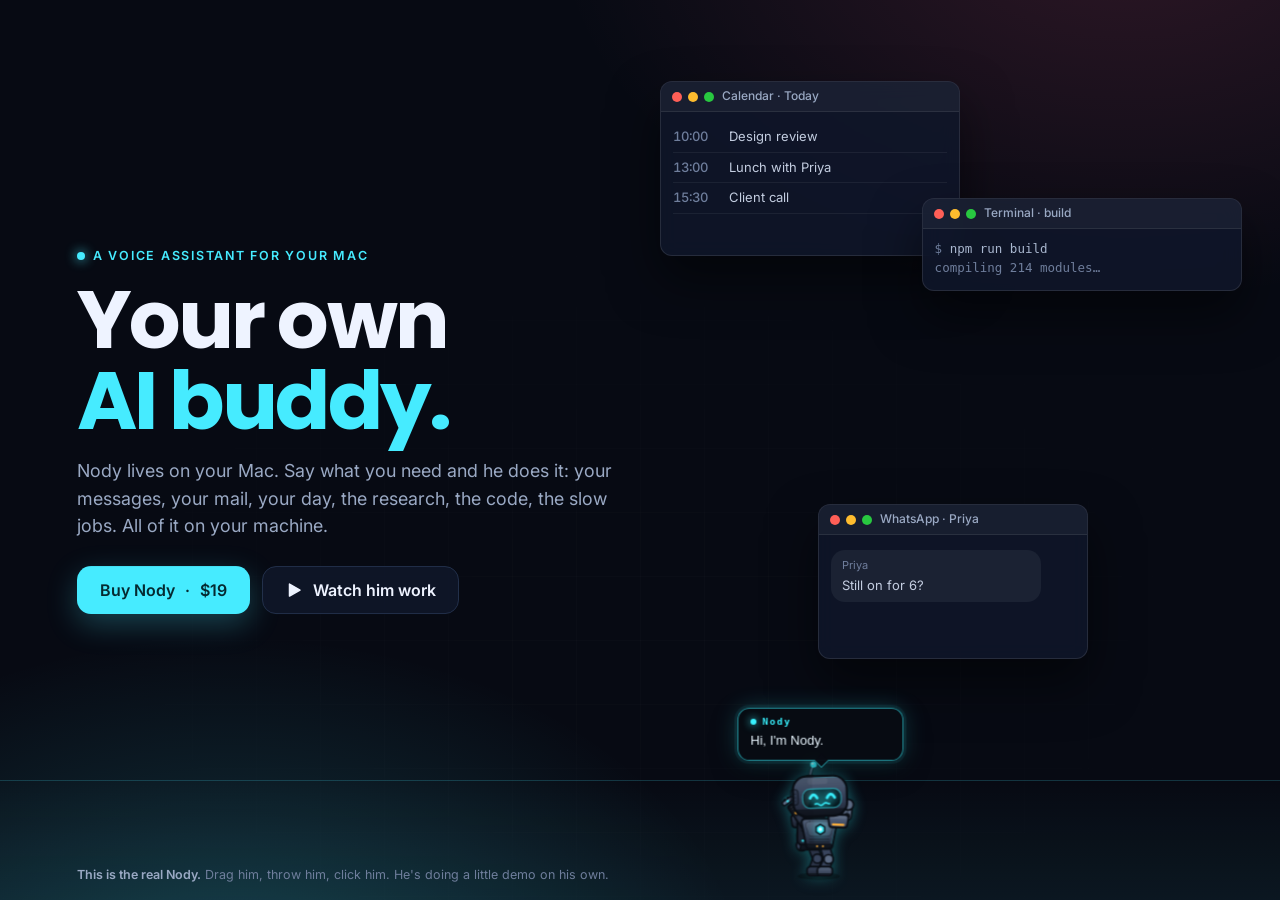
<file: hero.html>
<!doctype html>
<html lang="en">
<head>
<meta charset="utf-8">
<meta name="viewport" content="width=device-width, initial-scale=1">
<title>Nody</title>
<link rel="preconnect" href="https://fonts.googleapis.com">
<link rel="stylesheet" href="https://fonts.googleapis.com/css2?family=Poppins:wght@600;700&family=Inter:wght@400;500;600&display=swap">
<style>
  :root { color-scheme: dark; --bg: #070a13; --ink: #eef3ff; --dim: #9aa9c4; --mute: #6f7e9c; --accent: #46ebff; --accent-ink: #052a31; --pink: #ff5c8a; --warm: #ffc857; --ok: #3ddc97; --line: #22304a; --surface: #10172a; }
  * { box-sizing: border-box; }
  html, body { margin: 0; height: 100%; overflow: hidden; }
  body { background: var(--bg); color: var(--ink); font: 17px/1.55 Inter, -apple-system, BlinkMacSystemFont, "Segoe UI", sans-serif; user-select: none; -webkit-user-select: none; -webkit-font-smoothing: antialiased; }
  .glow { position: absolute; inset: 0; pointer-events: none;
    background: radial-gradient(760px 520px at 18% 110%, rgba(70,235,255,.20), transparent 68%), radial-gradient(820px 560px at 88% -10%, rgba(255,92,138,.16), transparent 70%); }
  .grid { position: absolute; inset: 0; pointer-events: none; opacity: .45; background-image: linear-gradient(rgba(255,255,255,.035) 1px, transparent 1px), linear-gradient(90deg, rgba(255,255,255,.035) 1px, transparent 1px); background-size: 64px 64px;
    -webkit-mask-image: radial-gradient(900px 600px at 50% 70%, #000, transparent 75%); mask-image: radial-gradient(900px 600px at 50% 70%, #000, transparent 75%); }
  .floor { position: absolute; left: 0; right: 0; bottom: 0; height: 120px; pointer-events: none; background: linear-gradient(180deg, transparent, rgba(70,235,255,.06)); border-top: 1px solid rgba(70,235,255,.14); }

  .copy { position: absolute; left: max(24px, 6vw); top: 50%; transform: translateY(-56%); width: min(560px, 52vw); }
  .eyebrow { display: inline-flex; align-items: center; gap: 8px; color: var(--accent); font: 600 12.5px/1 Inter, sans-serif; letter-spacing: .14em; text-transform: uppercase; margin-bottom: 18px; }
  .eyebrow i { width: 8px; height: 8px; border-radius: 50%; background: var(--accent); box-shadow: 0 0 12px var(--accent); }
  h1 { margin: 0 0 16px; font: 700 clamp(44px, 6.4vw, 88px)/.98 Poppins, Inter, sans-serif; letter-spacing: -.035em; text-wrap: balance; }
  h1 em { font-style: normal; color: var(--accent); }
  p { margin: 0 0 26px; max-width: 30em; color: var(--dim); font-size: clamp(15px, 1.4vw, 18px); }
  .cta { display: flex; gap: 12px; flex-wrap: wrap; }
  .btn { display: inline-flex; align-items: center; gap: 10px; padding: 14px 22px; border-radius: 14px; font: 600 16px/1 Inter, sans-serif; text-decoration: none; color: var(--ink); background: rgba(16,23,42,.9); border: 1px solid var(--line); cursor: pointer; transition: transform .15s, border-color .15s, box-shadow .15s; }
  .btn:hover { transform: translateY(-1px); border-color: rgba(70,235,255,.5); }
  .btn.primary { background: var(--accent); color: var(--accent-ink); border-color: transparent; box-shadow: 0 10px 30px rgba(70,235,255,.25); }
  .btn.primary:hover { box-shadow: 0 14px 36px rgba(70,235,255,.35); }
  .btn svg { width: 18px; height: 18px; }

  /* the desktop he lives on */
  .win { position: absolute; width: 300px; background: rgba(16,23,42,.86); border: 1px solid rgba(255,255,255,.1); border-radius: 12px; box-shadow: 0 24px 50px rgba(0,0,0,.5); overflow: hidden; backdrop-filter: blur(10px); -webkit-backdrop-filter: blur(10px); font-size: 13px; }
  .bar { height: 30px; display: flex; align-items: center; gap: 8px; padding: 0 11px; background: rgba(255,255,255,.045); border-bottom: 1px solid rgba(255,255,255,.08); color: var(--dim); font-size: 12px; font-weight: 500; }
  .dots { display: flex; gap: 6px; } .dots i { width: 10px; height: 10px; border-radius: 50%; display: block; background: #ff5f57; }
  .dots i:nth-child(2) { background: #febc2e; } .dots i:nth-child(3) { background: #28c840; }
  .body { padding: 10px 12px 12px; color: #c3cde0; line-height: 1.5; }
  .row { display: flex; gap: 10px; padding: 5px 0; border-bottom: 1px solid rgba(255,255,255,.06); }
  .row:last-child { border-bottom: 0; }
  .row b { color: var(--mute); font-weight: 500; width: 46px; flex: none; font-variant-numeric: tabular-nums; }
  .row.new { color: var(--accent); opacity: 0; transition: opacity .5s; } .row.new.on { opacity: 1; }
  .mono { font: 12.5px/1.55 ui-monospace, SFMono-Regular, Menlo, monospace; white-space: pre-wrap; color: #a9b7cf; }
  .mono .ok { color: var(--ok); } .mono .dim { color: var(--mute); }
  .msg { max-width: 86%; padding: 7px 11px; border-radius: 14px; margin: 5px 0; background: rgba(255,255,255,.06); }
  .msg.out { margin-left: auto; background: rgba(61,220,151,.16); border-bottom-right-radius: 4px; opacity: 0; transition: opacity .5s; } .msg.out.on { opacity: 1; }
  .msg small { display: block; color: var(--mute); font-size: 11px; margin-bottom: 2px; }
  #w1 { right: 25vw; top: 9%; } #w2 { right: 3vw; top: 22%; width: 320px; z-index: 2; } #w3 { right: 15vw; top: 56%; width: 270px; }

  /* what you said */
  .chip { position: absolute; left: max(24px, 6vw); bottom: 46px; transform: translateY(16px); display: flex; align-items: center; gap: 12px; padding: 10px 20px 10px 10px; border-radius: 999px; background: rgba(12,17,27,.94); border: 1.5px solid var(--accent); color: var(--ink); font-size: 17px; font-weight: 500; white-space: nowrap; opacity: 0; transition: opacity .25s, transform .25s; box-shadow: 0 16px 40px rgba(0,0,0,.5); }
  .chip.on { opacity: 1; transform: none; }
  .chip i { width: 34px; height: 34px; border-radius: 50%; background: var(--accent); display: grid; place-items: center; flex: none; }
  .chip i::before { content: ""; width: 9px; height: 15px; border-radius: 5px; background: var(--accent-ink); box-shadow: 0 7px 0 -5px var(--accent-ink); }
  .chip span::after { content: "▍"; color: var(--accent); animation: blink 1s steps(2) infinite; }
  .chip.done span::after { content: ""; }
  @keyframes blink { 50% { opacity: 0; } }

  .hint { position: absolute; left: max(24px, 6vw); bottom: 16px; color: var(--mute); font-size: 12.5px; pointer-events: none; }
  .hint b { color: var(--dim); font-weight: 600; }
  @media (max-width: 900px) { #w1 { right: 18vw; } #w2 { display: none; } #w3 { right: 3vw; top: 58%; } .copy { width: min(560px, 60vw); } }
  @media (max-width: 640px) { .win, .chip, .hint { display: none; } .copy { width: 86vw; top: 42%; } p { display: none; } h1 { margin-bottom: 20px; } }
  @media (prefers-reduced-motion: reduce) { .btn, .chip, .row.new, .msg.out { transition: none; } .chip span::after { animation: none; } }
</style>
</head>
<body>
<div class="glow"></div><div class="grid"></div><div class="floor"></div>

<div class="win" id="w1"><div class="bar"><span class="dots"><i></i><i></i><i></i></span>Calendar · Today</div>
  <div class="body"><div class="row"><b>10:00</b>Design review</div><div class="row"><b>13:00</b>Lunch with Priya</div><div class="row"><b>15:30</b>Client call</div><div class="row new" id="cal-new"><b>17:00</b>Finish the pitch deck · focus</div></div></div>
<div class="win" id="w2"><div class="bar"><span class="dots"><i></i><i></i><i></i></span>Terminal · build</div>
  <div class="body mono" id="term"><span class="dim">$</span> npm run build
<span class="dim">compiling 214 modules…</span></div></div>
<div class="win" id="w3"><div class="bar"><span class="dots"><i></i><i></i><i></i></span>WhatsApp · Priya</div>
  <div class="body"><div class="msg"><small>Priya</small>Still on for 6?</div><div class="msg out" id="msg-out">I'll be ten minutes late</div></div></div>

<div class="copy" id="copy">
  <div class="eyebrow"><i></i>A voice assistant for your Mac</div>
  <h1>Your own<br><em>AI buddy.</em></h1>
  <p>Nody lives on your Mac. Say what you need and he does it: your messages, your mail, your day, the research, the code, the slow jobs. All of it on your machine.</p>
  <div class="cta" id="cta">
    <a class="btn primary" href="#price" target="_top">Buy Nody <span>·</span> $19</a>
    <a class="btn" href="#film" id="film"><svg viewBox="0 0 24 24" fill="none" stroke="currentColor" stroke-width="2" stroke-linecap="round" stroke-linejoin="round"><polygon points="6 4 20 12 6 20 6 4" fill="currentColor"/></svg>Watch him work</a>
  </div>
</div>
<div class="chip" id="chip"><i></i><span id="chipText"></span></div>
<div class="hint"><b>This is the real Nody.</b> Drag him, throw him, click him. He's doing a little demo on his own.</div>

<script src="js/perches.js"></script>
<script src="js/grit.js"></script>
<script>
(function () {
  const OUTFITS = ['none', 'ronin', 'shinobi', 'pilot', 'street', 'spirit', 'kaiju', 'oni', 'drifter', 'pirate', 'vampire', 'reaper', 'shark', 'pharaoh', 'knight'];
  const small = () => innerWidth < 640;
  const grit = new Grit({ root: document.body, name: 'Nody', scale: small() ? 0.66 : 0.92, sleepAfter: 900, quips: true, interactive: true, floorInset: 24, wander: false });
  window.grit = grit;
  grit.x = innerWidth * (small() ? 0.7 : 0.64);
  const $ = (id) => document.getElementById(id);
  const wins = ['w1', 'w2', 'w3'].map($);
  const visible = (el) => el.offsetParent !== null;

  // the windows and the headline are ledges he can stand on
  (function feed() {
    const els = [...wins.filter(visible), $('copy')];
    const list = els.map((el, i) => { const r = el.getBoundingClientRect(); return { id: el.id, x: r.left, y: r.top, w: r.width, h: r.height, z: 10 - i }; });
    grit.setPerches(GritPerches.computePerches(list, { ox: 0, oy: 0, width: innerWidth, height: innerHeight - 24, minLen: 60, minWinW: 60, minWinH: 30 }));
    requestAnimationFrame(feed);
  })();
  const perchOf = (id) => grit.perches.find((p) => p.wid === id);
  const hopTo = (id) => { const p = perchOf(id); if (!p) return false; if (grit.state === 'sleep') grit.act('wake'); const m = Math.min(30, (p.x2 - p.x1) / 3); grit._enqueue({ type: 'hop', x: p.x1 + m + Math.random() * (p.x2 - p.x1 - 2 * m), y: p.y }); return true; };

  // the little demo he runs on his own
  const sleep = (ms) => new Promise((r) => setTimeout(r, ms));
  async function type(text) {
    const chip = $('chip'), t = $('chipText'); t.textContent = ''; chip.classList.remove('done'); chip.classList.add('on');
    for (const ch of text) { t.textContent += ch; await sleep(38 + Math.random() * 30); }
    chip.classList.add('done'); await sleep(700);
  }
  const hide = () => $('chip').classList.remove('on');
  let stopped = false;
  async function demo() {
    await sleep(1500);
    grit.act('wave'); grit.say("Hi, I'm Nody. Watch this.", { duration: 3.5 }); await sleep(4200);
    while (!stopped) {
      if (small()) { await sleep(5000); continue; }
      $('cal-new').classList.remove('on'); $('msg-out').classList.remove('on'); $('term').innerHTML = '<span class="dim">$</span> npm run build\n<span class="dim">compiling 214 modules…</span>';
      await type('Plan my day'); hopTo('w1'); await sleep(1600);
      grit.say("Three meetings today. I've blocked five to six for the pitch deck.", { duration: 4.5 }); $('cal-new').classList.add('on'); await sleep(5200); hide(); await sleep(900);
      await type("Tell Priya on WhatsApp I'll be ten minutes late"); hopTo('w3'); await sleep(1600);
      grit.say("To Priya: “I'll be ten minutes late”. Say yes to send.", { duration: 3.6 }); await sleep(4000);
      await type('Yes'); hide(); $('msg-out').classList.add('on'); grit.say('Sent.', { duration: 2 }); await sleep(2800);
      if (visible($('w2'))) {
        await type('Tell me when the build finishes'); hopTo('w2'); await sleep(1600);
        grit.say("I'll tell you when the build finishes.", { duration: 3 }); hide(); await sleep(3600);
        $('term').innerHTML += '\n<span class="ok">✔</span> Build finished. 214 tests passed.'; grit.act('cheer'); grit.say('The build has finished. 214 tests passed.', { duration: 4 }); await sleep(4600);
      }
      grit.act('fly'); await sleep(2600); grit.act('signature'); await sleep(5000);
    }
  }
  demo();

  const wear = (id) => { if (OUTFITS.includes(id)) { if (grit.state === 'sleep') grit.act('wake'); grit.setOutfit(id); } };
  addEventListener('message', (e) => {
    if (!e.data) return;
    if (typeof e.data.outfit === 'string') wear(e.data.outfit);
    if (typeof e.data.act === 'string') { if (grit.state === 'sleep') grit.act('wake'); grit.act(e.data.act); }
  });
  $('film').addEventListener('click', (e) => { e.preventDefault(); parent.postMessage({ scroll: '#film' }, '*'); });
})();
</script>
</body>
</html>
</file>
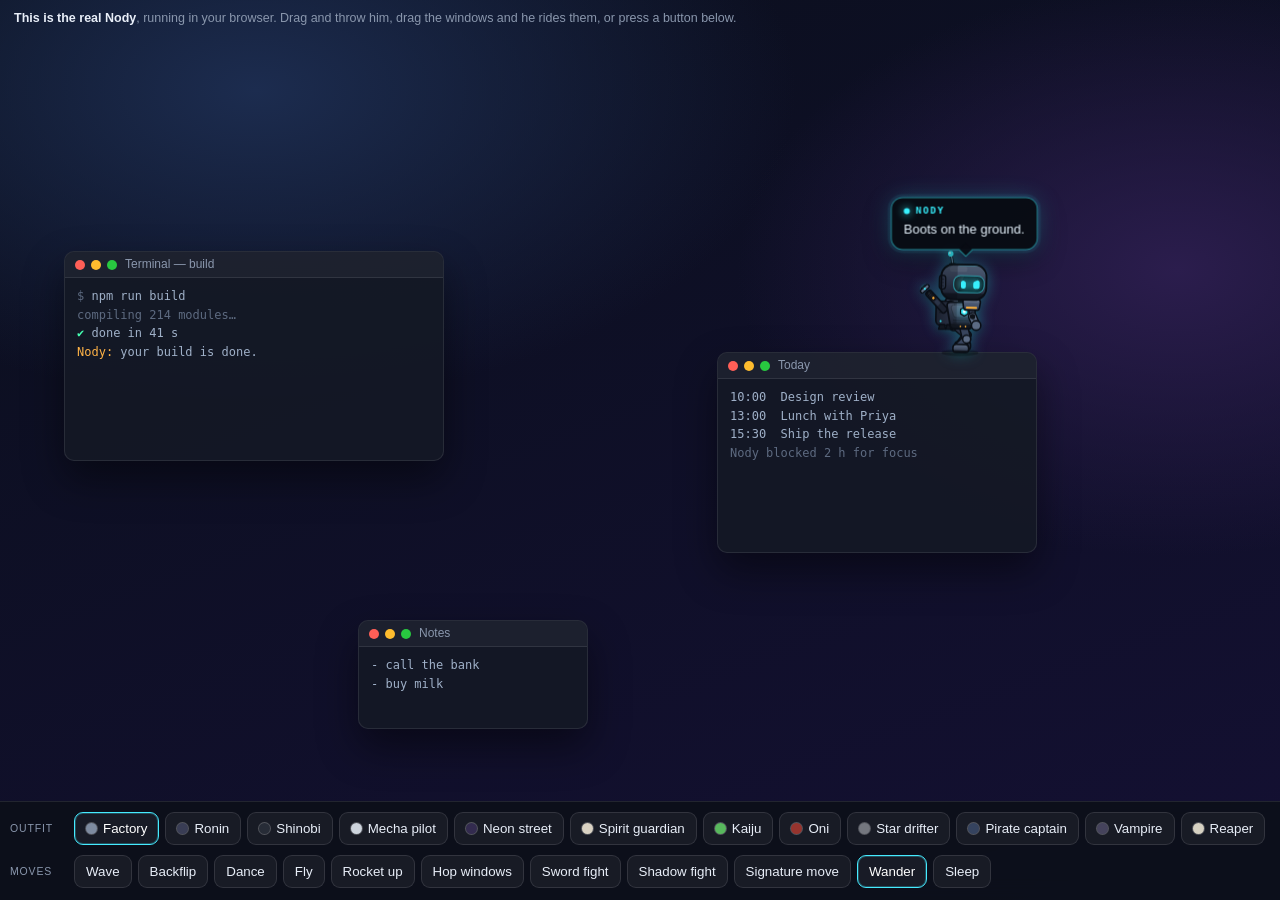
<file: play.html>
<!doctype html>
<html lang="en">
<head>
<meta charset="utf-8">
<meta name="viewport" content="width=device-width, initial-scale=1">
<title>Play with Nody</title>
<style>
  :root { color-scheme: dark; --line: rgba(255,255,255,.09); --ink: #e8eef8; --dim: #8a97ad; --accent: #46ebff; }
  * { box-sizing: border-box; }
  html, body { margin: 0; height: 100%; overflow: hidden; }
  body {
    background: radial-gradient(900px 520px at 20% 10%, #1c2c4f 0%, transparent 60%), radial-gradient(800px 520px at 92% 30%, #2b1d4d 0%, transparent 55%), linear-gradient(160deg, #0a0f1c, #141033);
    color: var(--ink); font: 14px/1.4 -apple-system, BlinkMacSystemFont, "Segoe UI", Inter, Roboto, sans-serif; user-select: none; -webkit-user-select: none;
  }
  .hint { position: fixed; left: 14px; top: 10px; color: var(--dim); font-size: 12.5px; max-width: calc(100% - 28px); z-index: 1; }
  .hint b { color: var(--ink); }
  .win { position: absolute; background: rgba(21,25,37,.95); border: 1px solid var(--line); border-radius: 10px; box-shadow: 0 18px 40px rgba(0,0,0,.45); overflow: hidden; }
  .bar { height: 26px; display: flex; align-items: center; gap: 8px; padding: 0 10px; cursor: grab; background: rgba(255,255,255,.04); border-bottom: 1px solid var(--line); color: var(--dim); font-size: 12px; touch-action: none; }
  .bar:active { cursor: grabbing; }
  .dots { display: flex; gap: 6px; } .dots i { width: 10px; height: 10px; border-radius: 50%; display: block; background: #ff5f57; }
  .dots i:nth-child(2) { background: #febc2e; } .dots i:nth-child(3) { background: #28c840; }
  .body { padding: 9px 12px; font: 12px/1.55 ui-monospace, SFMono-Regular, Menlo, monospace; color: #9fb0c8; white-space: pre-wrap; overflow: hidden; height: calc(100% - 26px); }
  .ok { color: #46ffb2; } .dim { color: #5d6a80; } .amb { color: #ffb347; }
  #dock { position: fixed; left: 0; right: 0; bottom: 0; z-index: 10; padding: 8px 10px 10px; background: rgba(12,16,26,.92); border-top: 1px solid var(--line); backdrop-filter: blur(10px); -webkit-backdrop-filter: blur(10px); }
  .row { display: flex; gap: 6px; align-items: center; overflow-x: auto; scrollbar-width: none; padding: 2px 0; }
  .row::-webkit-scrollbar { display: none; }
  .row + .row { margin-top: 6px; }
  .lbl { flex: none; color: var(--dim); font-size: 10.5px; text-transform: uppercase; letter-spacing: .08em; width: 58px; }
  button { flex: none; font: 600 12.5px/1 inherit; font-family: inherit; color: var(--ink); background: rgba(255,255,255,.05); border: 1px solid rgba(255,255,255,.11); border-radius: 9px; padding: 8px 11px; cursor: pointer; white-space: nowrap; }
  button:hover { border-color: rgba(70,235,255,.5); }
  button.on { border-color: var(--accent); color: #fff; box-shadow: 0 0 0 1px rgba(70,235,255,.25) inset; }
  button.fit { display: inline-flex; align-items: center; gap: 6px; }
  button.fit i { width: 11px; height: 11px; border-radius: 50%; display: block; box-shadow: 0 0 0 1px rgba(255,255,255,.25); }
  @media (max-width: 560px) { .lbl { display: none; } button { padding: 8px 10px; } }
</style>
</head>
<body>
<div class="hint"><b>This is the real Nody</b>, running in your browser. Drag and throw him, drag the windows and he rides them, or press a button below.</div>

<div class="win" data-id="w1"><div class="bar"><span class="dots"><i></i><i></i><i></i></span>Terminal — build</div>
<div class="body"><span class="dim">$</span> npm run build
<span class="dim">compiling 214 modules…</span>
<span class="ok">✔</span> done in 41 s
<span class="amb">Nody:</span> your build is done.</div></div>
<div class="win" data-id="w2"><div class="bar"><span class="dots"><i></i><i></i><i></i></span>Today</div>
<div class="body">10:00  Design review
13:00  Lunch with Priya
15:30  Ship the release
<span class="dim">Nody blocked 2 h for focus</span></div></div>
<div class="win" data-id="w3"><div class="bar"><span class="dots"><i></i><i></i><i></i></span>Notes</div>
<div class="body">- call the bank
- buy milk</div></div>

<div id="dock">
  <div class="row" id="outfits"><span class="lbl">Outfit</span></div>
  <div class="row" id="moves"><span class="lbl">Moves</span></div>
</div>

<script src="js/perches.js"></script>
<script src="js/grit.js"></script>
<script>
(function () {
  const OUTFITS = [['none', 'Factory', '#7e8ba0'], ['ronin', 'Ronin', '#393d55'], ['shinobi', 'Shinobi', '#272c37'], ['pilot', 'Mecha pilot', '#cdd4dd'], ['street', 'Neon street', '#332b4f'],
    ['spirit', 'Spirit guardian', '#d9d2c3'], ['kaiju', 'Kaiju', '#58b85d'], ['oni', 'Oni', '#96342e'], ['drifter', 'Star drifter', '#74777f'], ['pirate', 'Pirate captain', '#35435f'],
    ['vampire', 'Vampire', '#45435c'], ['reaper', 'Reaper', '#d6d1c2'], ['shark', 'Shark', '#6a9bc2'], ['pharaoh', 'Pharaoh', '#dfb54c'], ['knight', 'Knight', '#bfc8d4']];
  const dock = document.getElementById('dock');
  const wins = [...document.querySelectorAll('.win')];
  const small = () => innerWidth < 600;
  const grit = new Grit({ root: document.body, name: 'NODY', scale: small() ? 0.62 : 0.8, sleepAfter: 600, quips: true });
  window.grit = grit;

  /* pretend windows */
  function layout() {
    const W = innerWidth, H = innerHeight - dock.offsetHeight, top = grit.heightPx() + 40;
    const spec = small()
      ? [[0.04, 0.30, 0.56 * W, 92], [0.46, 0.52, 0.5 * W, 84], [0.08, 0.76, 0.42 * W, 54]]
      : [[0.05, 0.30, Math.min(0.36 * W, 380), Math.max(96, 0.25 * H)], [0.56, 0.42, Math.min(0.32 * W, 320), Math.max(90, 0.24 * H)], [0.28, 0.74, Math.min(0.24 * W, 230), Math.max(56, 0.13 * H)]];
    wins.forEach((el, i) => {
      if (el.dataset.moved) return;
      const [fx, fy, w, h] = spec[i];
      el.style.width = Math.round(w) + 'px'; el.style.height = Math.round(h) + 'px';
      el.style.left = Math.round(fx * W) + 'px'; el.style.top = Math.round(Math.min(H - h * 0.6, Math.max(top + i * 18, fy * H))) + 'px';
    });
    grit.setFloorInset(dock.offsetHeight);
  }
  let z = 5, drag = null;
  wins.forEach((el, i) => {
    el.style.zIndex = 3 - i;
    const bar = el.querySelector('.bar');
    el.addEventListener('pointerdown', () => { el.style.zIndex = ++z; });
    bar.addEventListener('pointerdown', (e) => { drag = { el, dx: e.clientX - el.offsetLeft, dy: e.clientY - el.offsetTop }; bar.setPointerCapture(e.pointerId); });
    bar.addEventListener('pointermove', (e) => {
      if (!drag || drag.el !== el) return;
      el.style.left = Math.round(Math.max(-el.offsetWidth + 60, Math.min(innerWidth - 60, e.clientX - drag.dx))) + 'px';
      el.style.top = Math.round(Math.min(innerHeight - dock.offsetHeight - 40, Math.max(0, e.clientY - drag.dy))) + 'px';
      el.dataset.moved = '1';
    });
    bar.addEventListener('pointerup', () => { drag = null; });
  });
  layout();
  addEventListener('resize', layout);
  new ResizeObserver(() => grit.setFloorInset(dock.offsetHeight)).observe(dock);
  (function feed() {
    const list = wins.map((el) => { const r = el.getBoundingClientRect(); return { id: el.dataset.id, x: r.left, y: r.top, w: r.width, h: r.height, z: +el.style.zIndex || 0 }; }).sort((a, b) => b.z - a.z);
    grit.setPerches(GritPerches.computePerches(list, { ox: 0, oy: 0, width: innerWidth, height: innerHeight - dock.offsetHeight, minLen: 50, minWinW: 70, minWinH: 40 }));
    requestAnimationFrame(feed);
  })();

  /* window hops: to another window, or the highest one (that one needs his rockets) */
  const onPerch = () => grit.surface && grit.surface.type === 'perch' ? grit.surface.wid : null;
  function hopTo(p) { const m = Math.min(26, (p.x2 - p.x1) / 3); grit._enqueue({ type: 'hop', x: m + Math.random() * (p.x2 - p.x1 - 2 * m) + p.x1, y: p.y }); }
  function windowHop() {
    const others = grit.perches.filter((p) => p.wid !== onPerch() && p.x2 - p.x1 > 50);
    if (others.length) hopTo(others[Math.floor(Math.random() * others.length)]);
  }
  function rocket() {
    const ps = grit.perches.filter((p) => p.x2 - p.x1 > 50).sort((a, b) => a.y - b.y);
    if (!ps.length) return grit.act('jump');
    if (onPerch() === ps[0].wid && ps[0].wid !== undefined) { grit._enqueue({ type: 'hop', x: grit.x, y: grit._floor().y }); }     // already up there: down first
    hopTo(ps[0]);
  }

  /* buttons */
  const MOVES = [
    ['Wave', () => grit.act('wave')], ['Backflip', () => grit.act('flip')], ['Dance', () => grit.act('dance')], ['Fly', () => grit.act('fly')],
    ['Rocket up', rocket], ['Hop windows', windowHop], ['Sword fight', () => grit.act('fight', { dur: 6 })], ['Shadow fight', () => grit.act('kata', { dur: 10 })],
    ['Signature move', () => grit.act('signature')], ['Wander', null], ['Sleep', () => grit.act(grit.state === 'sleep' ? 'wake' : 'sleep')],
  ];
  const moves = document.getElementById('moves');
  for (const [label, fn] of MOVES) {
    const b = document.createElement('button'); b.textContent = label; moves.appendChild(b);
    if (label === 'Wander') {
      b.classList.add('on');
      b.addEventListener('click', () => { const on = !b.classList.contains('on'); b.classList.toggle('on', on); grit.act(on ? 'wander' : 'stop'); });
    } else if (label === 'Sleep') {
      b.addEventListener('click', () => { fn(); setTimeout(() => { b.textContent = grit.state === 'sleep' ? 'Wake up' : 'Sleep'; }, 50); });
    } else b.addEventListener('click', () => { if (grit.state === 'sleep') grit.act('wake'); fn(); });
  }
  const outfits = document.getElementById('outfits');
  const ob = {};
  for (const [id, label, col] of OUTFITS) {
    const b = document.createElement('button'); b.className = 'fit' + (id === 'none' ? ' on' : '');
    b.innerHTML = '<i></i>'; b.querySelector('i').style.background = col; b.append(label);
    b.addEventListener('click', () => { if (grit.state === 'sleep') grit.act('wake'); grit.setOutfit(id); });
    outfits.appendChild(b); ob[id] = b;
  }
  grit.on('outfit', (id) => { for (const k in ob) ob[k].classList.toggle('on', k === id); });

  /* a hello, and the outfit from the page link (play.html#knight) */
  const want = location.hash.slice(1);
  setTimeout(() => { if (OUTFITS.some((o) => o[0] === want)) grit.setOutfit(want); else grit.say("Hi! I'm Nody. Pick an outfit or a move below.", { duration: 5 }); }, 1600);
  const wear = (id) => { if (OUTFITS.some((o) => o[0] === id)) { if (grit.state === 'sleep') grit.act('wake'); grit.setOutfit(id); } };
  addEventListener('hashchange', () => wear(location.hash.slice(1)));
  addEventListener('message', (e) => { if (e.data && typeof e.data.outfit === 'string') wear(e.data.outfit); });      // the outfit gallery on the home page
})();
</script>
</body>
</html>
</file>
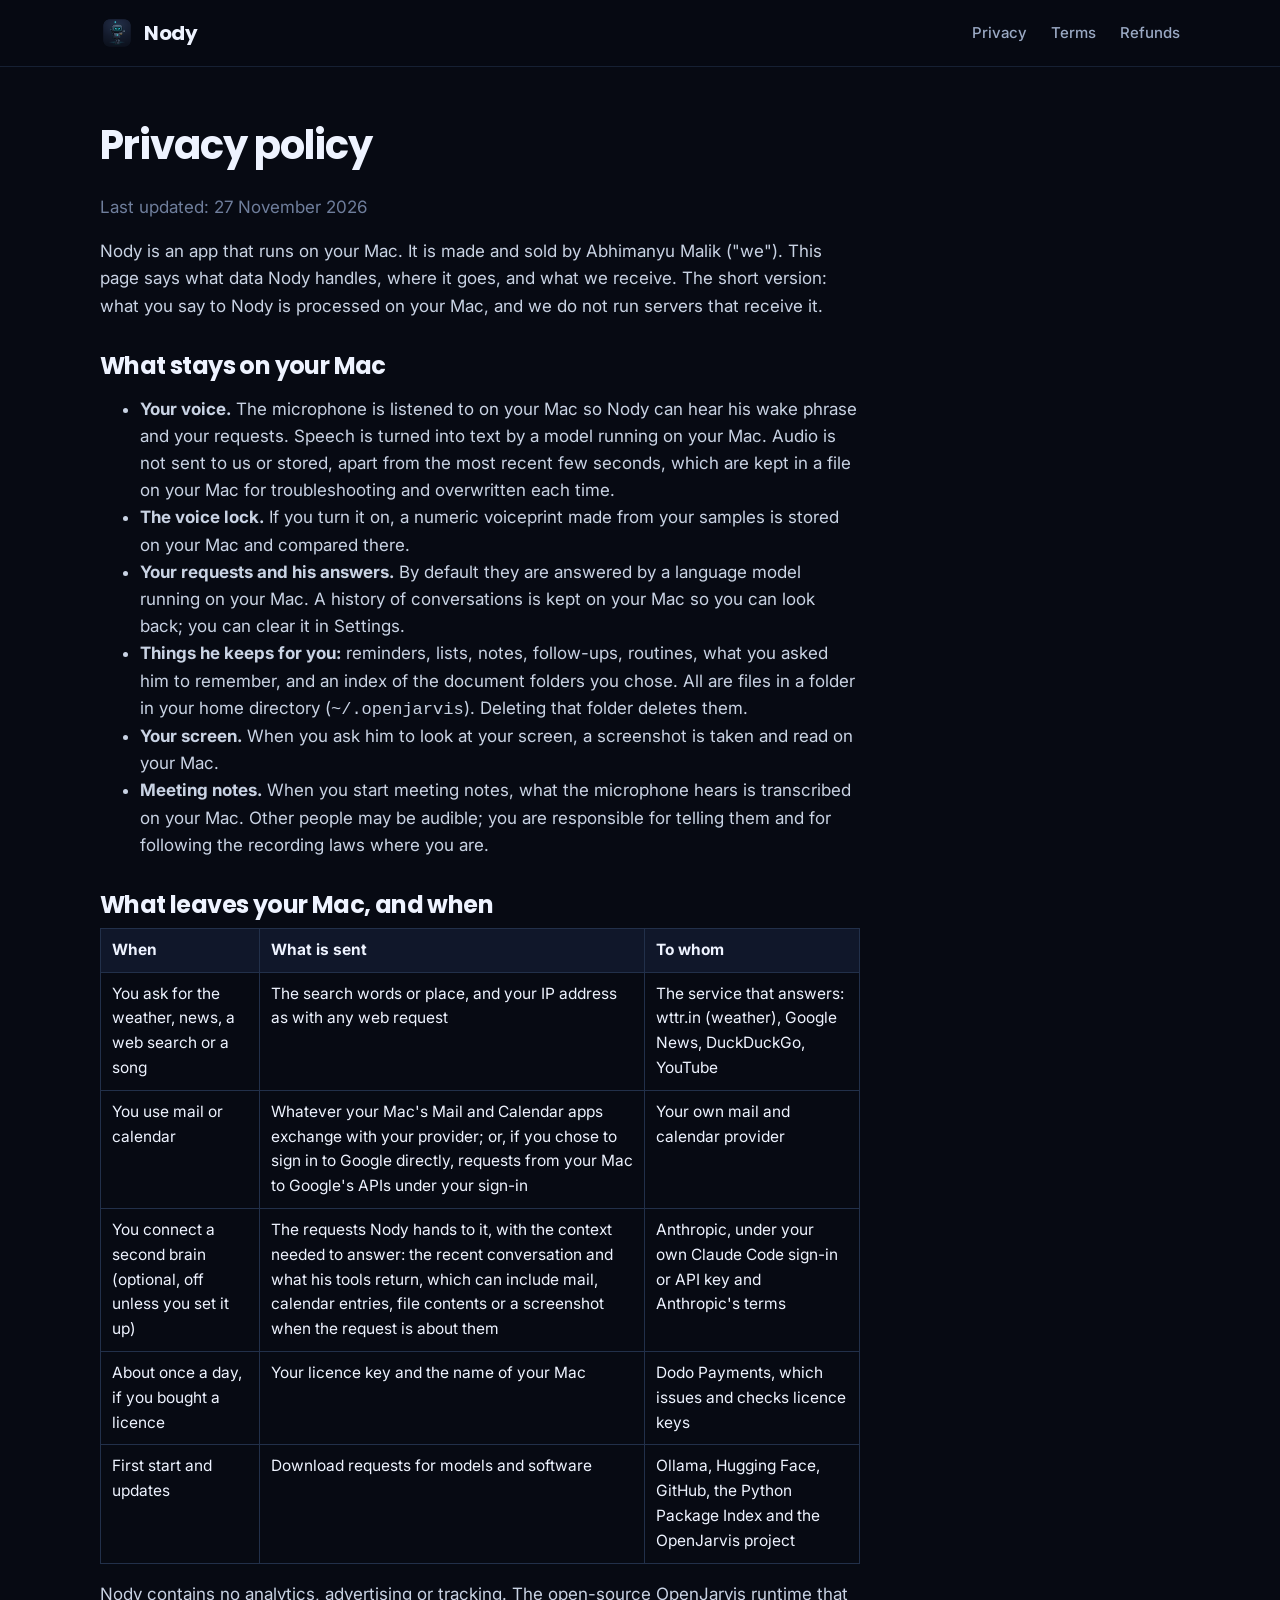
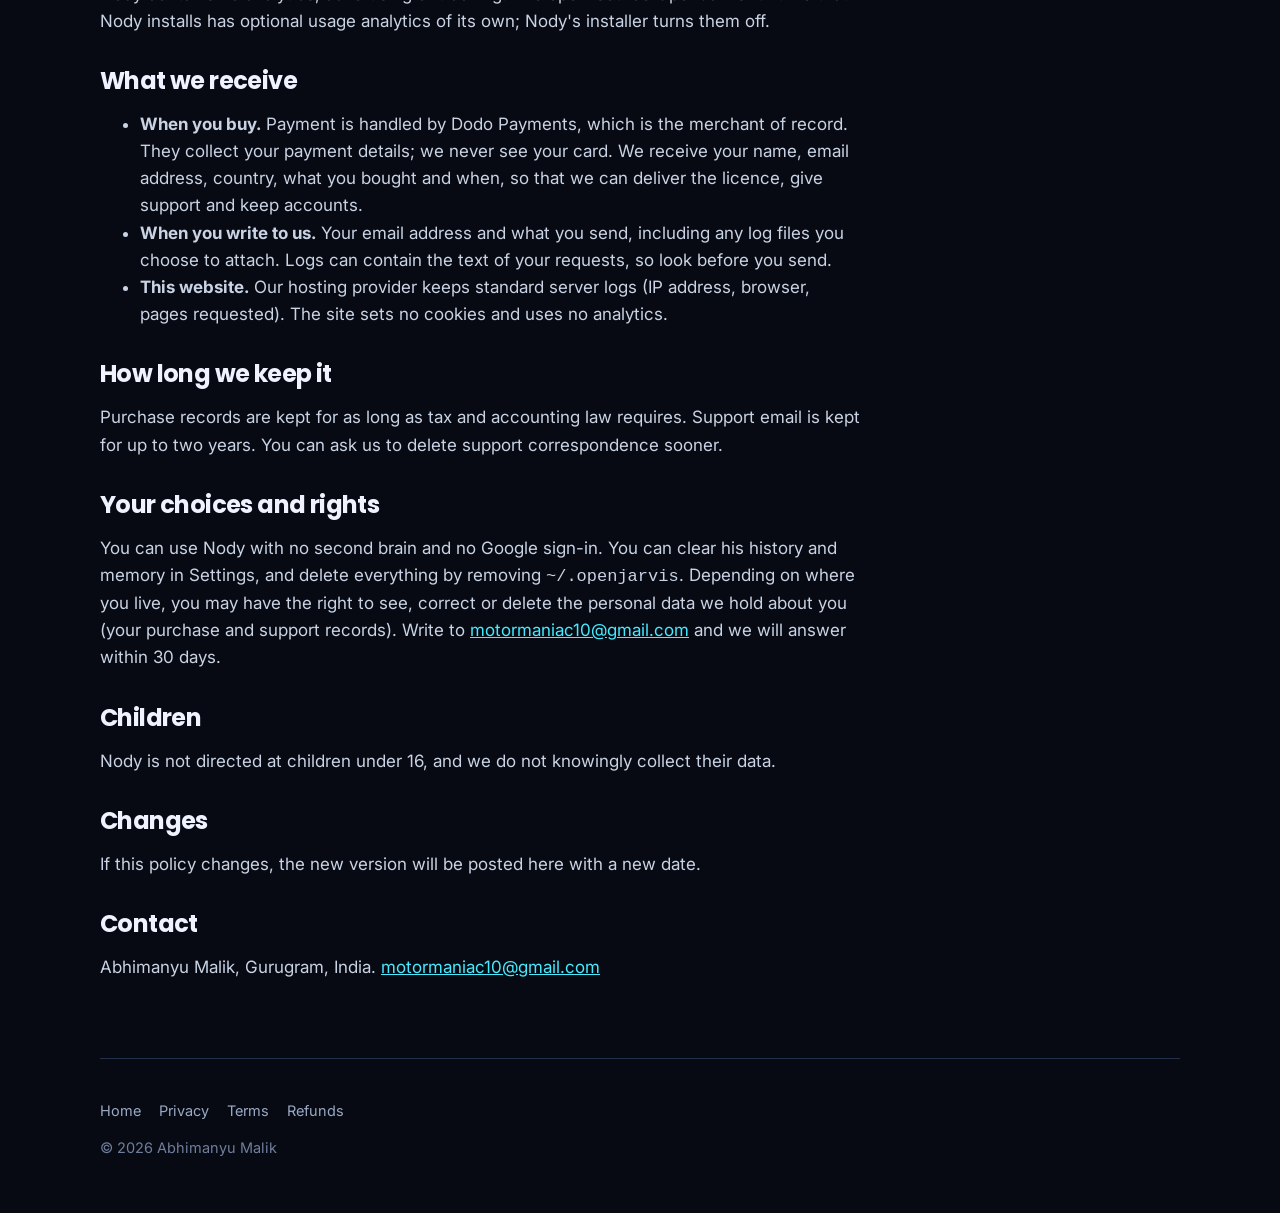
<file: privacy.html>
<!doctype html>
<html lang="en">
<head>
<meta charset="utf-8">
<meta name="viewport" content="width=device-width, initial-scale=1">
<title>Privacy policy — Nody</title>
<link rel="icon" href="favicon.png">
<link rel="preconnect" href="https://fonts.googleapis.com">
<link rel="stylesheet" href="https://fonts.googleapis.com/css2?family=Poppins:wght@600;700&family=Inter:wght@400;500;600&display=swap">
<link rel="stylesheet" href="style.css">
</head>
<body>
<header class="top"><div class="wrap"><a class="brand" href="./"><img src="icon.png" alt="">Nody</a><nav><a href="privacy.html">Privacy</a><a href="terms.html">Terms</a><a href="refund.html">Refunds</a></nav></div></header>
<div class="wrap">
  <div class="doc">
<h1>Privacy policy</h1>
<p class="date">Last updated: 27 November 2026</p>
<p>Nody is an app that runs on your Mac. It is made and sold by Abhimanyu Malik ("we"). This page says what data Nody handles, where it goes, and what we receive. The short version: what you say to Nody is processed on your Mac, and we do not run servers that receive it.</p>

<h2>What stays on your Mac</h2>
<ul>
<li><b>Your voice.</b> The microphone is listened to on your Mac so Nody can hear his wake phrase and your requests. Speech is turned into text by a model running on your Mac. Audio is not sent to us or stored, apart from the most recent few seconds, which are kept in a file on your Mac for troubleshooting and overwritten each time.</li>
<li><b>The voice lock.</b> If you turn it on, a numeric voiceprint made from your samples is stored on your Mac and compared there.</li>
<li><b>Your requests and his answers.</b> By default they are answered by a language model running on your Mac. A history of conversations is kept on your Mac so you can look back; you can clear it in Settings.</li>
<li><b>Things he keeps for you:</b> reminders, lists, notes, follow-ups, routines, what you asked him to remember, and an index of the document folders you chose. All are files in a folder in your home directory (<code>~/.openjarvis</code>). Deleting that folder deletes them.</li>
<li><b>Your screen.</b> When you ask him to look at your screen, a screenshot is taken and read on your Mac.</li>
<li><b>Meeting notes.</b> When you start meeting notes, what the microphone hears is transcribed on your Mac. Other people may be audible; you are responsible for telling them and for following the recording laws where you are.</li>
</ul>

<h2>What leaves your Mac, and when</h2>
<table>
<tr><th>When</th><th>What is sent</th><th>To whom</th></tr>
<tr><td>You ask for the weather, news, a web search or a song</td><td>The search words or place, and your IP address as with any web request</td><td>The service that answers: wttr.in (weather), Google News, DuckDuckGo, YouTube</td></tr>
<tr><td>You use mail or calendar</td><td>Whatever your Mac's Mail and Calendar apps exchange with your provider; or, if you chose to sign in to Google directly, requests from your Mac to Google's APIs under your sign-in</td><td>Your own mail and calendar provider</td></tr>
<tr><td>You connect a second brain (optional, off unless you set it up)</td><td>The requests Nody hands to it, with the context needed to answer: the recent conversation and what his tools return, which can include mail, calendar entries, file contents or a screenshot when the request is about them</td><td>Anthropic, under your own Claude Code sign-in or API key and Anthropic's terms</td></tr>
<tr><td>About once a day, if you bought a licence</td><td>Your licence key and the name of your Mac</td><td>Dodo Payments, which issues and checks licence keys</td></tr>
<tr><td>First start and updates</td><td>Download requests for models and software</td><td>Ollama, Hugging Face, GitHub, the Python Package Index and the OpenJarvis project</td></tr>
</table>
<p>Nody contains no analytics, advertising or tracking. The open-source OpenJarvis runtime that Nody installs has optional usage analytics of its own; Nody's installer turns them off.</p>

<h2>What we receive</h2>
<ul>
<li><b>When you buy.</b> Payment is handled by Dodo Payments, which is the merchant of record. They collect your payment details; we never see your card. We receive your name, email address, country, what you bought and when, so that we can deliver the licence, give support and keep accounts.</li>
<li><b>When you write to us.</b> Your email address and what you send, including any log files you choose to attach. Logs can contain the text of your requests, so look before you send.</li>
<li><b>This website.</b> Our hosting provider keeps standard server logs (IP address, browser, pages requested). The site sets no cookies and uses no analytics.</li>
</ul>

<h2>How long we keep it</h2>
<p>Purchase records are kept for as long as tax and accounting law requires. Support email is kept for up to two years. You can ask us to delete support correspondence sooner.</p>

<h2>Your choices and rights</h2>
<p>You can use Nody with no second brain and no Google sign-in. You can clear his history and memory in Settings, and delete everything by removing <code>~/.openjarvis</code>. Depending on where you live, you may have the right to see, correct or delete the personal data we hold about you (your purchase and support records). Write to <a href="mailto:motormaniac10@gmail.com">motormaniac10@gmail.com</a> and we will answer within 30 days.</p>

<h2>Children</h2>
<p>Nody is not directed at children under 16, and we do not knowingly collect their data.</p>

<h2>Changes</h2>
<p>If this policy changes, the new version will be posted here with a new date.</p>

<h2>Contact</h2>
<p>Abhimanyu Malik, Gurugram, India. <a href="mailto:motormaniac10@gmail.com">motormaniac10@gmail.com</a></p>

  </div>
  <footer><div class="links"><a href="./">Home</a><a href="privacy.html">Privacy</a><a href="terms.html">Terms</a><a href="refund.html">Refunds</a></div><p>© 2026 Abhimanyu Malik</p></footer>
</div>
</body>
</html>
</file>
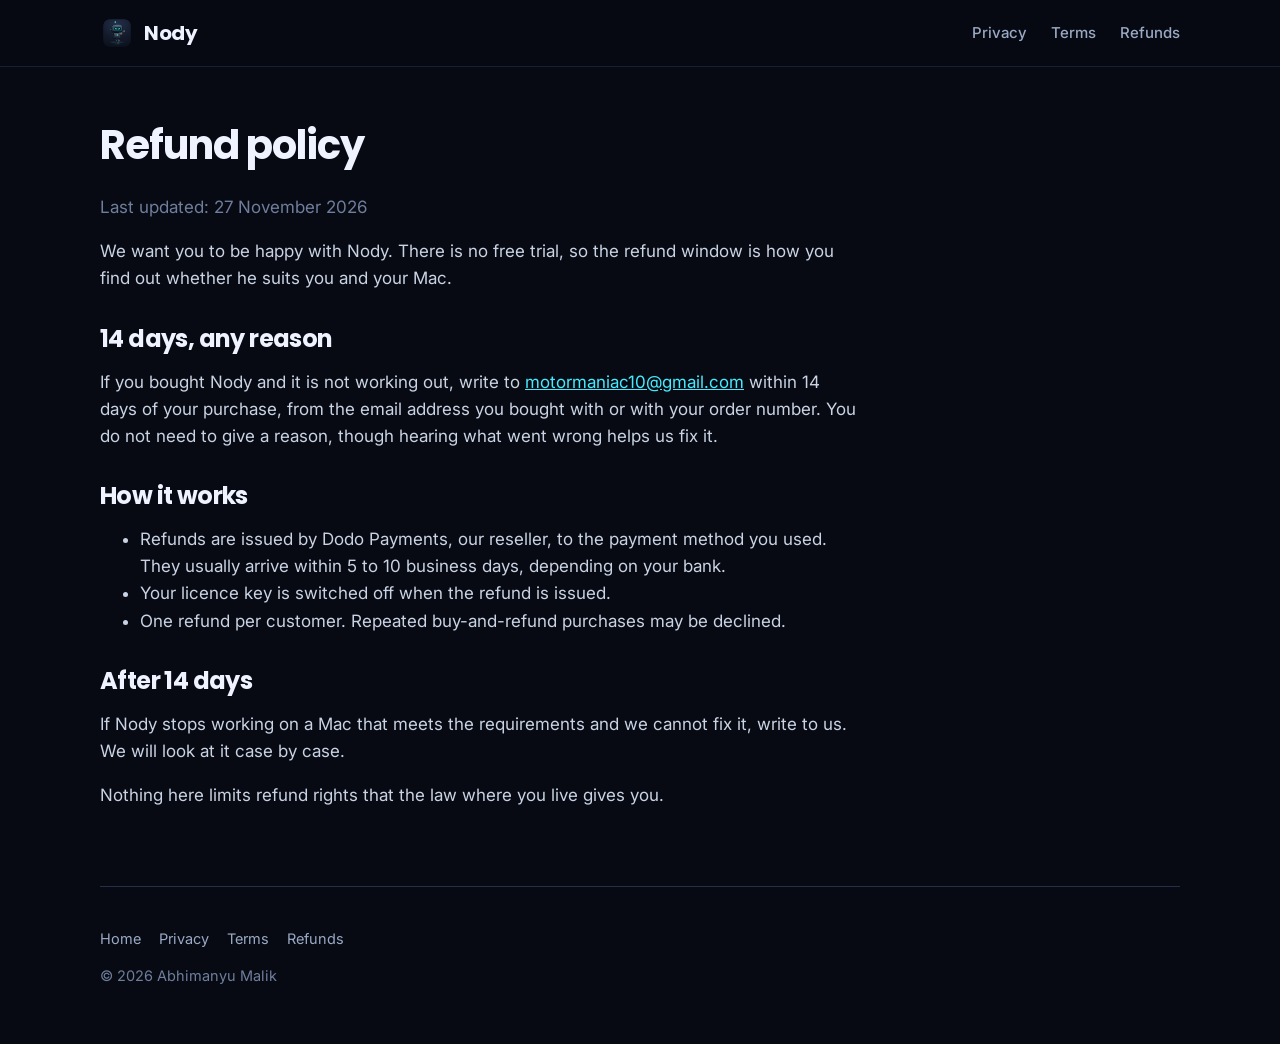
<file: refund.html>
<!doctype html>
<html lang="en">
<head>
<meta charset="utf-8">
<meta name="viewport" content="width=device-width, initial-scale=1">
<title>Refund policy — Nody</title>
<link rel="icon" href="favicon.png">
<link rel="preconnect" href="https://fonts.googleapis.com">
<link rel="stylesheet" href="https://fonts.googleapis.com/css2?family=Poppins:wght@600;700&family=Inter:wght@400;500;600&display=swap">
<link rel="stylesheet" href="style.css">
</head>
<body>
<header class="top"><div class="wrap"><a class="brand" href="./"><img src="icon.png" alt="">Nody</a><nav><a href="privacy.html">Privacy</a><a href="terms.html">Terms</a><a href="refund.html">Refunds</a></nav></div></header>
<div class="wrap">
  <div class="doc">
<h1>Refund policy</h1>
<p class="date">Last updated: 27 November 2026</p>
<p>We want you to be happy with Nody. There is no free trial, so the refund window is how you find out whether he suits you and your Mac.</p>
<h2>14 days, any reason</h2>
<p>If you bought Nody and it is not working out, write to <a href="mailto:motormaniac10@gmail.com">motormaniac10@gmail.com</a> within 14 days of your purchase, from the email address you bought with or with your order number. You do not need to give a reason, though hearing what went wrong helps us fix it.</p>
<h2>How it works</h2>
<ul>
<li>Refunds are issued by Dodo Payments, our reseller, to the payment method you used. They usually arrive within 5 to 10 business days, depending on your bank.</li>
<li>Your licence key is switched off when the refund is issued.</li>
<li>One refund per customer. Repeated buy-and-refund purchases may be declined.</li>
</ul>
<h2>After 14 days</h2>
<p>If Nody stops working on a Mac that meets the requirements and we cannot fix it, write to us. We will look at it case by case.</p>
<p>Nothing here limits refund rights that the law where you live gives you.</p>

  </div>
  <footer><div class="links"><a href="./">Home</a><a href="privacy.html">Privacy</a><a href="terms.html">Terms</a><a href="refund.html">Refunds</a></div><p>© 2026 Abhimanyu Malik</p></footer>
</div>
</body>
</html>
</file>
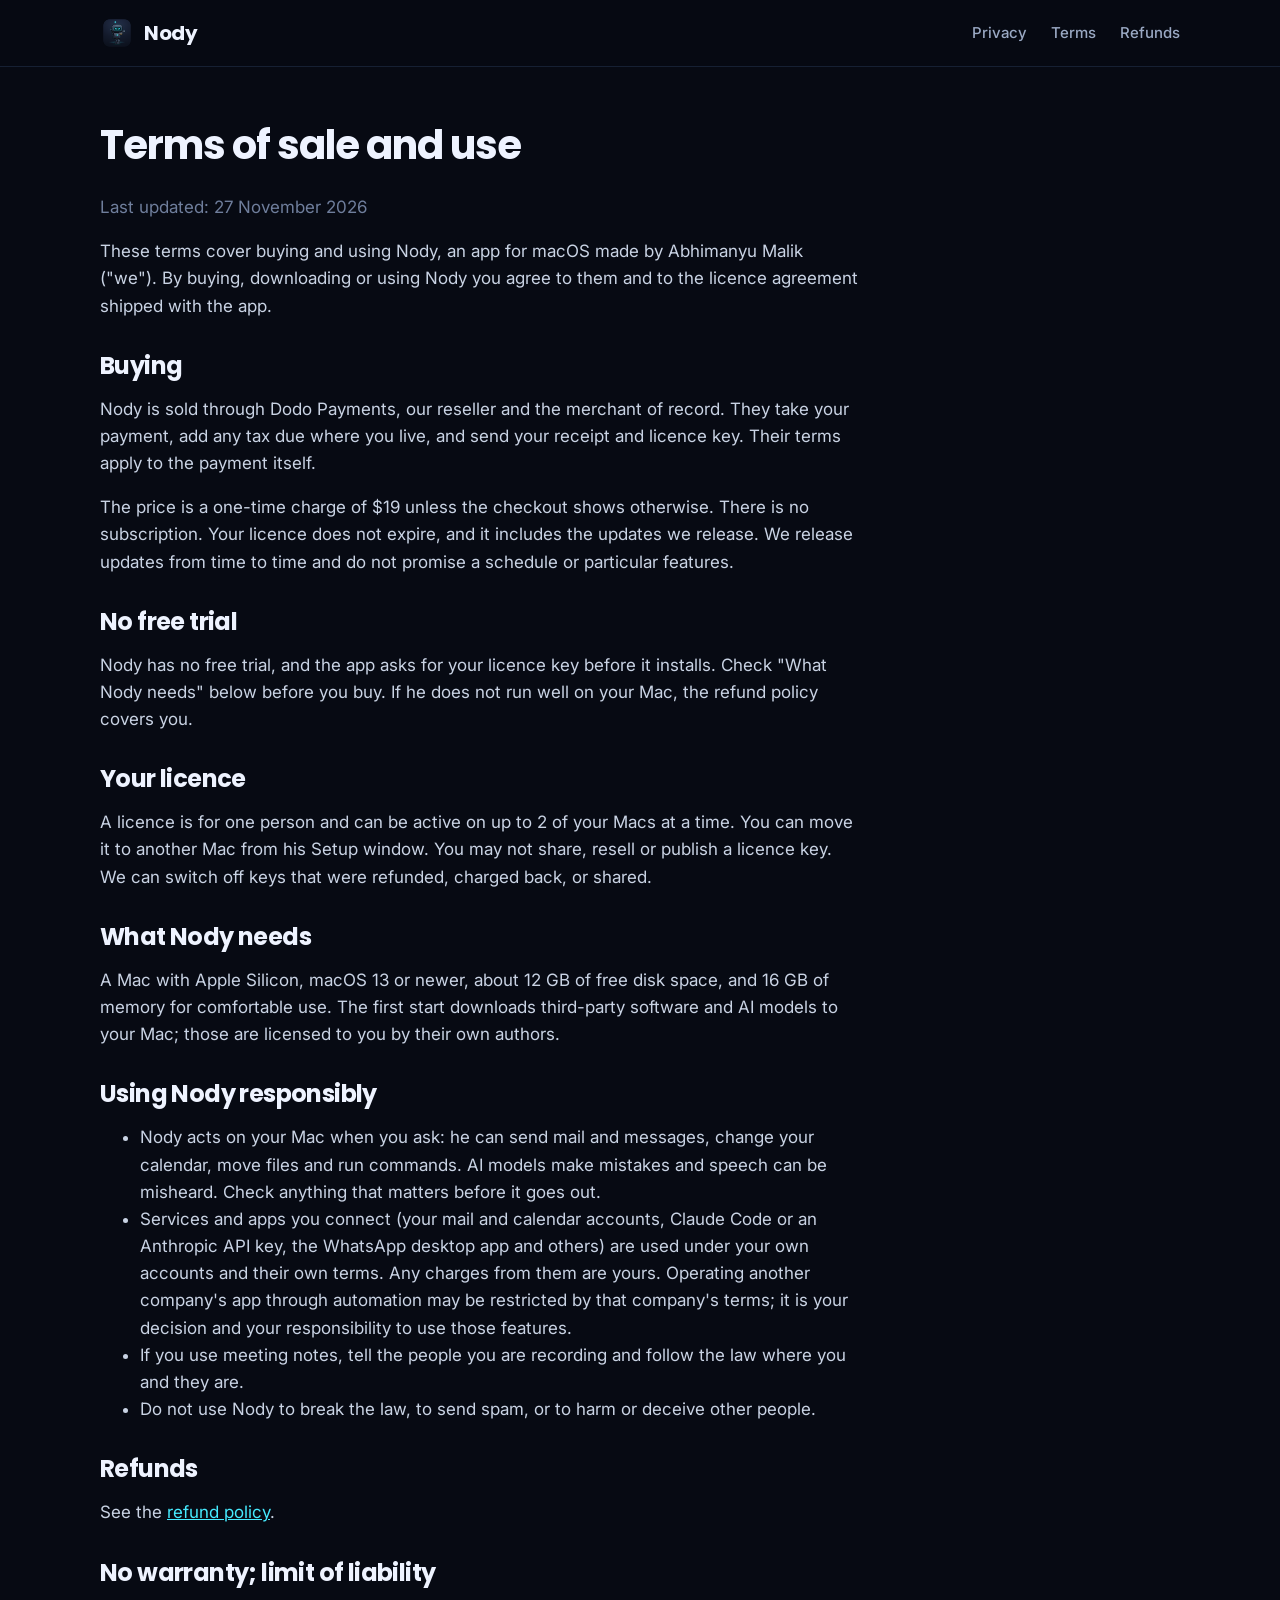
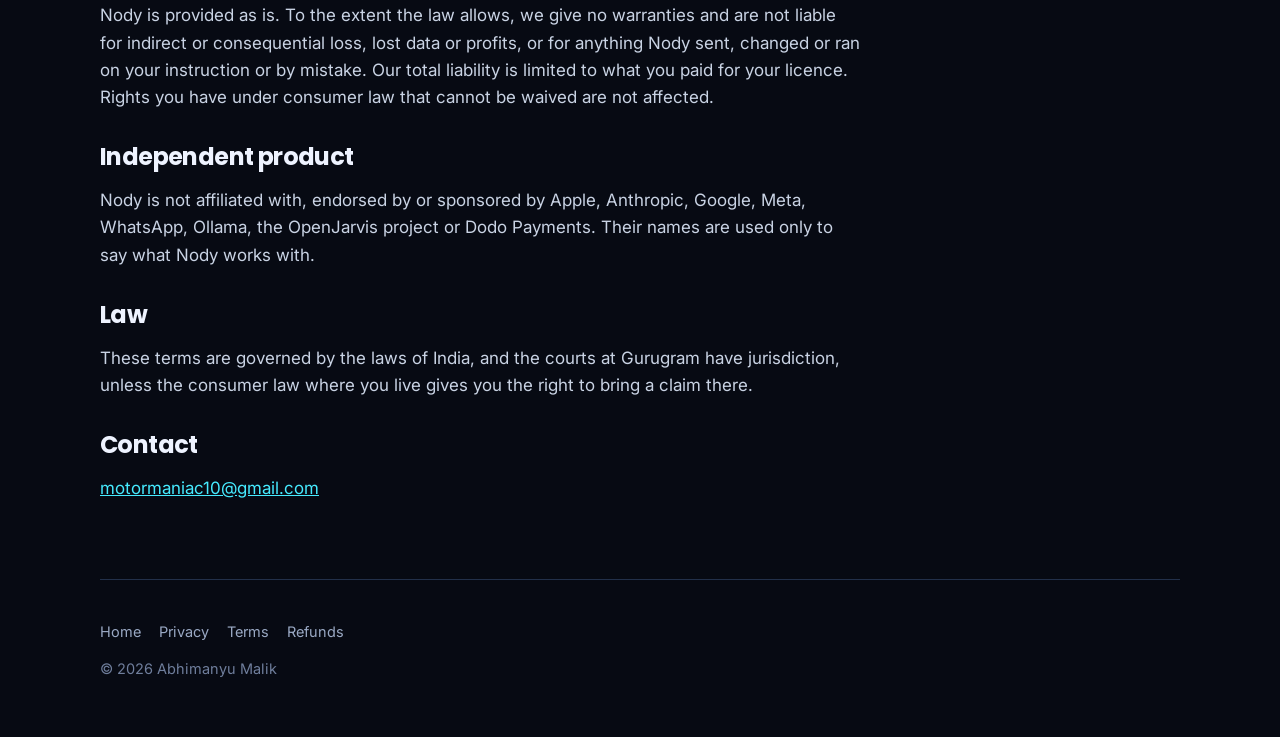
<file: terms.html>
<!doctype html>
<html lang="en">
<head>
<meta charset="utf-8">
<meta name="viewport" content="width=device-width, initial-scale=1">
<title>Terms — Nody</title>
<link rel="icon" href="favicon.png">
<link rel="preconnect" href="https://fonts.googleapis.com">
<link rel="stylesheet" href="https://fonts.googleapis.com/css2?family=Poppins:wght@600;700&family=Inter:wght@400;500;600&display=swap">
<link rel="stylesheet" href="style.css">
</head>
<body>
<header class="top"><div class="wrap"><a class="brand" href="./"><img src="icon.png" alt="">Nody</a><nav><a href="privacy.html">Privacy</a><a href="terms.html">Terms</a><a href="refund.html">Refunds</a></nav></div></header>
<div class="wrap">
  <div class="doc">
<h1>Terms of sale and use</h1>
<p class="date">Last updated: 27 November 2026</p>
<p>These terms cover buying and using Nody, an app for macOS made by Abhimanyu Malik ("we"). By buying, downloading or using Nody you agree to them and to the licence agreement shipped with the app.</p>

<h2>Buying</h2>
<p>Nody is sold through Dodo Payments, our reseller and the merchant of record. They take your payment, add any tax due where you live, and send your receipt and licence key. Their terms apply to the payment itself.</p>
<p>The price is a one-time charge of $19 unless the checkout shows otherwise. There is no subscription. Your licence does not expire, and it includes the updates we release. We release updates from time to time and do not promise a schedule or particular features.</p>

<h2>No free trial</h2>
<p>Nody has no free trial, and the app asks for your licence key before it installs. Check "What Nody needs" below before you buy. If he does not run well on your Mac, the refund policy covers you.</p>

<h2>Your licence</h2>
<p>A licence is for one person and can be active on up to 2 of your Macs at a time. You can move it to another Mac from his Setup window. You may not share, resell or publish a licence key. We can switch off keys that were refunded, charged back, or shared.</p>

<h2>What Nody needs</h2>
<p>A Mac with Apple Silicon, macOS 13 or newer, about 12 GB of free disk space, and 16 GB of memory for comfortable use. The first start downloads third-party software and AI models to your Mac; those are licensed to you by their own authors.</p>

<h2>Using Nody responsibly</h2>
<ul>
<li>Nody acts on your Mac when you ask: he can send mail and messages, change your calendar, move files and run commands. AI models make mistakes and speech can be misheard. Check anything that matters before it goes out.</li>
<li>Services and apps you connect (your mail and calendar accounts, Claude Code or an Anthropic API key, the WhatsApp desktop app and others) are used under your own accounts and their own terms. Any charges from them are yours. Operating another company's app through automation may be restricted by that company's terms; it is your decision and your responsibility to use those features.</li>
<li>If you use meeting notes, tell the people you are recording and follow the law where you and they are.</li>
<li>Do not use Nody to break the law, to send spam, or to harm or deceive other people.</li>
</ul>

<h2>Refunds</h2>
<p>See the <a href="refund.html">refund policy</a>.</p>

<h2>No warranty; limit of liability</h2>
<p>Nody is provided as is. To the extent the law allows, we give no warranties and are not liable for indirect or consequential loss, lost data or profits, or for anything Nody sent, changed or ran on your instruction or by mistake. Our total liability is limited to what you paid for your licence. Rights you have under consumer law that cannot be waived are not affected.</p>

<h2>Independent product</h2>
<p>Nody is not affiliated with, endorsed by or sponsored by Apple, Anthropic, Google, Meta, WhatsApp, Ollama, the OpenJarvis project or Dodo Payments. Their names are used only to say what Nody works with.</p>

<h2>Law</h2>
<p>These terms are governed by the laws of India, and the courts at Gurugram have jurisdiction, unless the consumer law where you live gives you the right to bring a claim there.</p>

<h2>Contact</h2>
<p><a href="mailto:motormaniac10@gmail.com">motormaniac10@gmail.com</a></p>

  </div>
  <footer><div class="links"><a href="./">Home</a><a href="privacy.html">Privacy</a><a href="terms.html">Terms</a><a href="refund.html">Refunds</a></div><p>© 2026 Abhimanyu Malik</p></footer>
</div>
</body>
</html>
</file>
<file: style.css>
/* Nody — a dark, cinematic, single-theme site. Layout: a full-width stage for the hero, then a 1120px column of alternating showcases. */
:root { color-scheme: dark;
  --bg: #070a13; --bg2: #0b1020; --surface: #10172a; --surface2: #151e33; --line: #22304a; --line2: #2d3c5c;
  --ink: #eef3ff; --dim: #9aa9c4; --mute: #6f7e9c; --accent: #46ebff; --accent-ink: #052a31; --pink: #ff5c8a; --warm: #ffc857; --ok: #3ddc97;
  --display: Poppins, Inter, -apple-system, BlinkMacSystemFont, "Segoe UI", sans-serif; --body: Inter, -apple-system, BlinkMacSystemFont, "Segoe UI", sans-serif;
  --r: 18px; --r2: 28px; }
* { box-sizing: border-box; }
html { scroll-behavior: smooth; }
body { margin: 0; background: var(--bg); color: var(--ink); font: 17px/1.6 var(--body); -webkit-font-smoothing: antialiased; }
img { max-width: 100%; height: auto; }
a { color: var(--accent); }
h1, h2, h3 { font-family: var(--display); letter-spacing: -.025em; text-wrap: balance; }
h2 { font-size: clamp(32px, 4.6vw, 54px); line-height: 1.04; margin: 0 0 14px; }
h3 { font-size: 22px; line-height: 1.25; margin: 0 0 8px; }
.wrap { max-width: 1120px; margin: 0 auto; padding-left: max(20px, env(safe-area-inset-left, 0px)); padding-right: max(20px, env(safe-area-inset-right, 0px)); }
.eyebrow { display: inline-flex; align-items: center; gap: 8px; color: var(--accent); font: 600 12.5px/1 var(--body); letter-spacing: .14em; text-transform: uppercase; margin-bottom: 16px; }
.eyebrow i { width: 7px; height: 7px; border-radius: 50%; background: var(--accent); box-shadow: 0 0 10px var(--accent); }
p.sub { color: var(--dim); font-size: 18.5px; margin: 0 0 36px; max-width: 42em; }
.btn { display: inline-flex; align-items: center; gap: 10px; padding: 14px 22px; border-radius: 14px; font: 600 16px/1 var(--body); text-decoration: none; color: var(--ink); background: var(--surface); border: 1px solid var(--line); cursor: pointer; transition: transform .15s, border-color .15s, box-shadow .15s; }
.btn:hover { transform: translateY(-1px); border-color: rgba(70,235,255,.5); }
.btn:focus-visible, a:focus-visible, button:focus-visible, summary:focus-visible { outline: 2px solid var(--accent); outline-offset: 3px; }
.btn.primary { background: var(--accent); color: var(--accent-ink); border-color: transparent; box-shadow: 0 10px 30px rgba(70,235,255,.22); }
.btn.primary:hover { box-shadow: 0 14px 36px rgba(70,235,255,.32); }
.btn.small { padding: 10px 16px; font-size: 14.5px; border-radius: 11px; }
.fine { color: var(--mute); font-size: 14px; margin-top: 14px; }

/* top bar */
.top { position: sticky; top: env(safe-area-inset-top, 0px); z-index: 20; background: rgba(7,10,19,.72); backdrop-filter: blur(14px); -webkit-backdrop-filter: blur(14px); border-bottom: 1px solid rgba(34,48,74,.6); }
body::before { content: ""; position: fixed; inset: 0 0 auto; height: env(safe-area-inset-top, 0px); z-index: 21; background: var(--bg); }
.top .wrap { display: flex; align-items: center; justify-content: space-between; height: 66px; gap: 16px; }
.brand { display: flex; align-items: center; gap: 10px; font: 700 20px/1 var(--display); color: var(--ink); text-decoration: none; letter-spacing: -.02em; }
.brand img { width: 34px; height: 34px; border-radius: 9px; }
.top nav { display: flex; align-items: center; gap: 24px; }
.top nav a { color: var(--dim); text-decoration: none; font-size: 15px; font-weight: 500; }
.top nav a:hover { color: var(--ink); }
.top nav .btn { color: var(--accent-ink); }

/* hero: a stage with the real Nody inside */
.hero { position: relative; border-bottom: 1px solid var(--line); background: var(--bg); }
.hero iframe { display: block; width: 100%; height: clamp(520px, 80vh, 780px); border: 0; }
.trust { display: flex; flex-wrap: wrap; gap: 10px 28px; justify-content: center; padding: 18px 0; color: var(--dim); font-size: 14.5px; }
.trust span { display: inline-flex; align-items: center; gap: 8px; }
.trust svg { width: 16px; height: 16px; color: var(--ok); }

section { padding: clamp(64px, 9vw, 120px) 0; }
section + section { border-top: 1px solid var(--line); }
.head { max-width: 760px; margin-bottom: clamp(28px, 4vw, 48px); }
.head.center { text-align: center; margin-left: auto; margin-right: auto; }
.head.center p.sub { margin-left: auto; margin-right: auto; }

/* the film */
.film { position: relative; border-radius: var(--r2); overflow: hidden; border: 1px solid var(--line2); background: #000; box-shadow: 0 40px 100px rgba(0,0,0,.5), 0 0 0 1px rgba(70,235,255,.08), 0 0 80px rgba(70,235,255,.10); }
.film video { display: block; width: 100%; aspect-ratio: 16 / 9; }

/* showcases */
.show { display: grid; grid-template-columns: 1.1fr .9fr; gap: clamp(28px, 5vw, 72px); align-items: center; padding: clamp(28px, 4vw, 56px) 0; }
.show + .show { border-top: 1px solid var(--line); }
.show:nth-child(even) .shot { order: 2; }
.show h3 { font-size: clamp(26px, 3.2vw, 38px); margin-bottom: 12px; }
.show p { color: var(--dim); margin: 0 0 20px; max-width: 34em; }
.shot { position: relative; border-radius: var(--r); overflow: hidden; border: 1px solid var(--line2); background: var(--surface); box-shadow: 0 30px 70px rgba(0,0,0,.45); transition: transform .3s ease, box-shadow .3s ease; }
.shot img { display: block; width: 100%; height: auto; aspect-ratio: 16 / 9; object-fit: cover; }
.show:hover .shot { transform: translateY(-4px); box-shadow: 0 40px 90px rgba(0,0,0,.5), 0 0 60px rgba(70,235,255,.10); }
.talk { display: grid; gap: 10px; }
.you, .him { display: flex; gap: 10px; align-items: flex-start; font-size: 15.5px; line-height: 1.45; }
.you { color: var(--warm); }
.you::before { content: "you"; } .him::before { content: "nody"; }
.you::before, .him::before { flex: none; width: 46px; margin-top: 2px; font: 600 11px/1.6 var(--body); letter-spacing: .12em; text-transform: uppercase; color: var(--mute); }
.him { color: var(--ink); }
.him span { background: var(--surface2); border: 1px solid var(--line); border-radius: 12px 12px 12px 4px; padding: 9px 13px; }
.you span { padding: 9px 0; }

/* more cards */
.grid { display: grid; grid-template-columns: repeat(auto-fit, minmax(250px, 1fr)); gap: 14px; margin-top: 24px; }
.card { background: var(--surface); border: 1px solid var(--line); border-radius: var(--r); padding: 22px 22px 20px; transition: border-color .2s, transform .2s; }
.card:hover { border-color: var(--line2); transform: translateY(-2px); }
.card svg { width: 26px; height: 26px; color: var(--accent); margin-bottom: 12px; }
.card h3 { font-size: 17.5px; margin-bottom: 6px; }
.card p { margin: 0; color: var(--dim); font-size: 15px; }
.card .say { display: block; margin-top: 12px; color: var(--warm); font-size: 14px; }

/* phone */
.phone { display: grid; grid-template-columns: 1fr 1fr; gap: clamp(28px, 5vw, 72px); align-items: center; }
.phone .shot { background: transparent; border: 0; box-shadow: none; border-radius: 0; overflow: visible; display: flex; justify-content: center; }
.phone .shot img { width: min(340px, 80%); height: auto; aspect-ratio: auto; filter: drop-shadow(0 40px 60px rgba(0,0,0,.6)); }
.phone ul { margin: 0; padding: 0; list-style: none; display: grid; gap: 14px; }
.phone li { display: flex; gap: 12px; color: var(--dim); }
.phone li svg { flex: none; width: 22px; height: 22px; color: var(--accent); margin-top: 2px; }
.phone li b { color: var(--ink); font-weight: 600; }

/* characters */
.looks { display: grid; grid-template-columns: repeat(5, 1fr); gap: 12px; }
.look { background: var(--surface); border: 1px solid var(--line); border-radius: var(--r); padding: 10px 8px 14px; color: var(--ink); font: inherit; cursor: pointer; text-align: center; display: flex; flex-direction: column; align-items: center; transition: border-color .2s, transform .2s, box-shadow .2s; }
.look:hover { border-color: rgba(70,235,255,.55); transform: translateY(-4px); box-shadow: 0 20px 40px rgba(0,0,0,.4); }
.look img { width: 100%; height: auto; max-width: 180px; filter: drop-shadow(0 12px 18px rgba(0,0,0,.5)); }
.look b { font-size: 15px; margin-top: 2px; font-family: var(--display); } .look span { color: var(--mute); font-size: 13px; }
.action { display: grid; grid-template-columns: repeat(4, 1fr); gap: 12px; margin-top: 28px; }
.action figure { margin: 0; border-radius: 14px; overflow: hidden; border: 1px solid var(--line); }
.action img { display: block; width: 100%; height: auto; aspect-ratio: 16 / 9; object-fit: cover; }
.action figcaption { padding: 8px 12px; font-size: 13.5px; color: var(--dim); background: var(--surface); }

/* playground */
.stage { border: 1px solid var(--line2); border-radius: var(--r2); overflow: hidden; height: min(640px, 82vh); background: #0a0f1c; box-shadow: 0 30px 80px rgba(0,0,0,.4); }
.stage iframe { width: 100%; height: 100%; border: 0; display: block; }

/* privacy */
.pillars { display: grid; grid-template-columns: repeat(4, 1fr); gap: 14px; }
.pillar { background: var(--surface); border: 1px solid var(--line); border-radius: var(--r); padding: 24px 22px; }
.pillar svg { width: 28px; height: 28px; color: var(--accent); margin-bottom: 14px; }
.pillar h3 { font-size: 18px; } .pillar p { margin: 0; color: var(--dim); font-size: 15px; }

/* price + needs */
.buy { display: grid; grid-template-columns: 1fr 1fr; gap: 20px; align-items: stretch; }
.price { position: relative; overflow: hidden; background: linear-gradient(160deg, #122039, #0d1526); border: 1px solid var(--line2); border-radius: var(--r2); padding: 36px; box-shadow: 0 30px 80px rgba(0,0,0,.4), inset 0 0 0 1px rgba(70,235,255,.06); }
.price::after { content: ""; position: absolute; width: 420px; height: 420px; right: -160px; top: -200px; border-radius: 50%; background: radial-gradient(circle, rgba(70,235,255,.22), transparent 65%); pointer-events: none; }
.price .amount { font: 700 clamp(60px, 8vw, 88px)/1 var(--display); letter-spacing: -.04em; }
.price .amount small { font-size: .32em; color: var(--dim); letter-spacing: 0; margin-left: 6px; font-weight: 600; }
.price ul { list-style: none; margin: 22px 0 28px; padding: 0; display: grid; gap: 10px; color: var(--dim); }
.price li { display: flex; gap: 10px; align-items: flex-start; } .price li svg { flex: none; width: 18px; height: 18px; color: var(--ok); margin-top: 3px; }
.price li b { color: var(--ink); font-weight: 600; }
.needs { background: var(--surface); border: 1px solid var(--line); border-radius: var(--r2); padding: 36px; }
.needs ul { list-style: none; margin: 16px 0 0; padding: 0; display: grid; gap: 12px; color: var(--dim); }
.needs li b { color: var(--ink); font-weight: 600; }

/* faq */
.faq { max-width: 820px; }
details { border-bottom: 1px solid var(--line); padding: 4px 0; }
details summary { cursor: pointer; font-weight: 600; font-size: 17px; padding: 16px 0; list-style: none; display: flex; justify-content: space-between; gap: 16px; }
details summary::-webkit-details-marker { display: none; }
details summary::after { content: "+"; color: var(--accent); font: 500 22px/1 var(--display); flex: none; }
details[open] summary::after { content: "–"; }
details p { color: var(--dim); margin: 0 0 18px; max-width: 60em; }

footer { border-top: 1px solid var(--line); padding: 40px 0 56px; color: var(--mute); font-size: 14.5px; }
footer .links { display: flex; flex-wrap: wrap; gap: 18px; margin-bottom: 14px; }
footer a { color: var(--dim); text-decoration: none; } footer a:hover { color: var(--ink); }
footer p { margin: 0; max-width: 70em; }
footer code { font-family: ui-monospace, SFMono-Regular, Menlo, monospace; color: var(--dim); }

/* legal pages */
.doc { max-width: 760px; padding: 20px 0 60px; } .doc h1 { font-size: 40px; margin: 26px 0 4px; } .doc h2 { font-size: 24px; margin: 34px 0 8px; } .doc p, .doc li { color: #c9d3e4; } .doc .date { color: var(--mute); }
.doc table { border-collapse: collapse; width: 100%; font-size: 15.5px; margin: 10px 0; } .doc th, .doc td { border: 1px solid var(--line); padding: 9px 11px; text-align: left; vertical-align: top; } .doc th { background: var(--surface); }

@media (max-width: 900px) { .pillars { grid-template-columns: 1fr 1fr; } .looks { grid-template-columns: repeat(3, 1fr); } .action { grid-template-columns: 1fr 1fr; } }
@media (max-width: 760px) {
  .show, .phone, .buy { grid-template-columns: 1fr; }
  .show:nth-child(even) .shot { order: 0; }
  .show .shot { order: -1; }
  .top nav { gap: 14px; } .top nav a.hide-s { display: none; }
  .looks { gap: 8px; } .look span { font-size: 12px; } .look b { font-size: 14px; }
  .price, .needs { padding: 26px; }
}
@media (max-width: 480px) { .pillars { grid-template-columns: 1fr; } .hero iframe { height: 520px; } }
@media (prefers-reduced-motion: reduce) { html { scroll-behavior: auto; } .btn, .card, .look, .shot { transition: none; } }

/* chapters under the film */
.chapters { display: flex; flex-wrap: wrap; gap: 8px; justify-content: center; margin-top: 18px; }
.chapters button { font: 500 13.5px/1 var(--body); color: var(--dim); background: var(--surface); border: 1px solid var(--line); border-radius: 999px; padding: 9px 14px; cursor: pointer; transition: border-color .15s, color .15s; }
.chapters button:hover { color: var(--ink); border-color: rgba(70,235,255,.5); }

/* how it works */
.steps { display: grid; grid-template-columns: repeat(3, 1fr); gap: 14px; }
.step { background: var(--surface); border: 1px solid var(--line); border-radius: var(--r); padding: 26px 24px; }
.step span { display: inline-grid; place-items: center; width: 38px; height: 38px; border-radius: 50%; background: var(--accent); color: var(--accent-ink); font: 700 16px/1 var(--display); margin-bottom: 16px; }
.step h3 { font-size: 20px; } .step p { margin: 0; color: var(--dim); font-size: 15.5px; }

/* hear him */
.action figure { position: relative; }
.hear { position: absolute; left: 10px; top: 10px; z-index: 2; width: 40px; height: 40px; border-radius: 50%; border: 0; background: var(--accent); color: var(--accent-ink); display: grid; place-items: center; cursor: pointer; box-shadow: 0 8px 20px rgba(0,0,0,.4); transition: transform .15s; }
.hear:hover { transform: scale(1.08); } .hear svg { width: 16px; height: 16px; margin-left: 2px; }
.action figure.playing .hear { background: var(--ok); }

/* why Nody */
.compare { display: grid; gap: 0; border: 1px solid var(--line); border-radius: var(--r2); overflow: hidden; background: var(--surface); }
.ch, .cr { display: grid; grid-template-columns: 1fr 150px 150px; align-items: center; }
.ch { padding: 16px 24px; background: var(--surface2); border-bottom: 1px solid var(--line); }
.ch b { text-align: center; font-family: var(--display); font-size: 15px; } .ch b:first-of-type { color: var(--accent); }
.cr { padding: 15px 24px; border-bottom: 1px solid var(--line); color: var(--dim); font-size: 15.5px; } .cr:last-child { border-bottom: 0; }
.cr i { font-style: normal; text-align: center; font-weight: 600; font-size: 14.5px; }
.cr i.yes { color: var(--ok); } .cr i.no { color: var(--mute); }
.cr:last-child i.yes { color: var(--accent); }

/* nav state and reveals */
.top nav a.on { color: var(--ink); }
.reveal { opacity: 0; transform: translateY(18px); transition: opacity .6s ease, transform .6s ease; }
.reveal.in { opacity: 1; transform: none; }
@media (max-width: 760px) { .steps { grid-template-columns: 1fr; } .ch, .cr { grid-template-columns: 1fr 70px 70px; padding-left: 16px; padding-right: 16px; } .ch b, .cr i { font-size: 13px; } }
@media (prefers-reduced-motion: reduce) { .reveal { opacity: 1; transform: none; transition: none; } }
</file>
